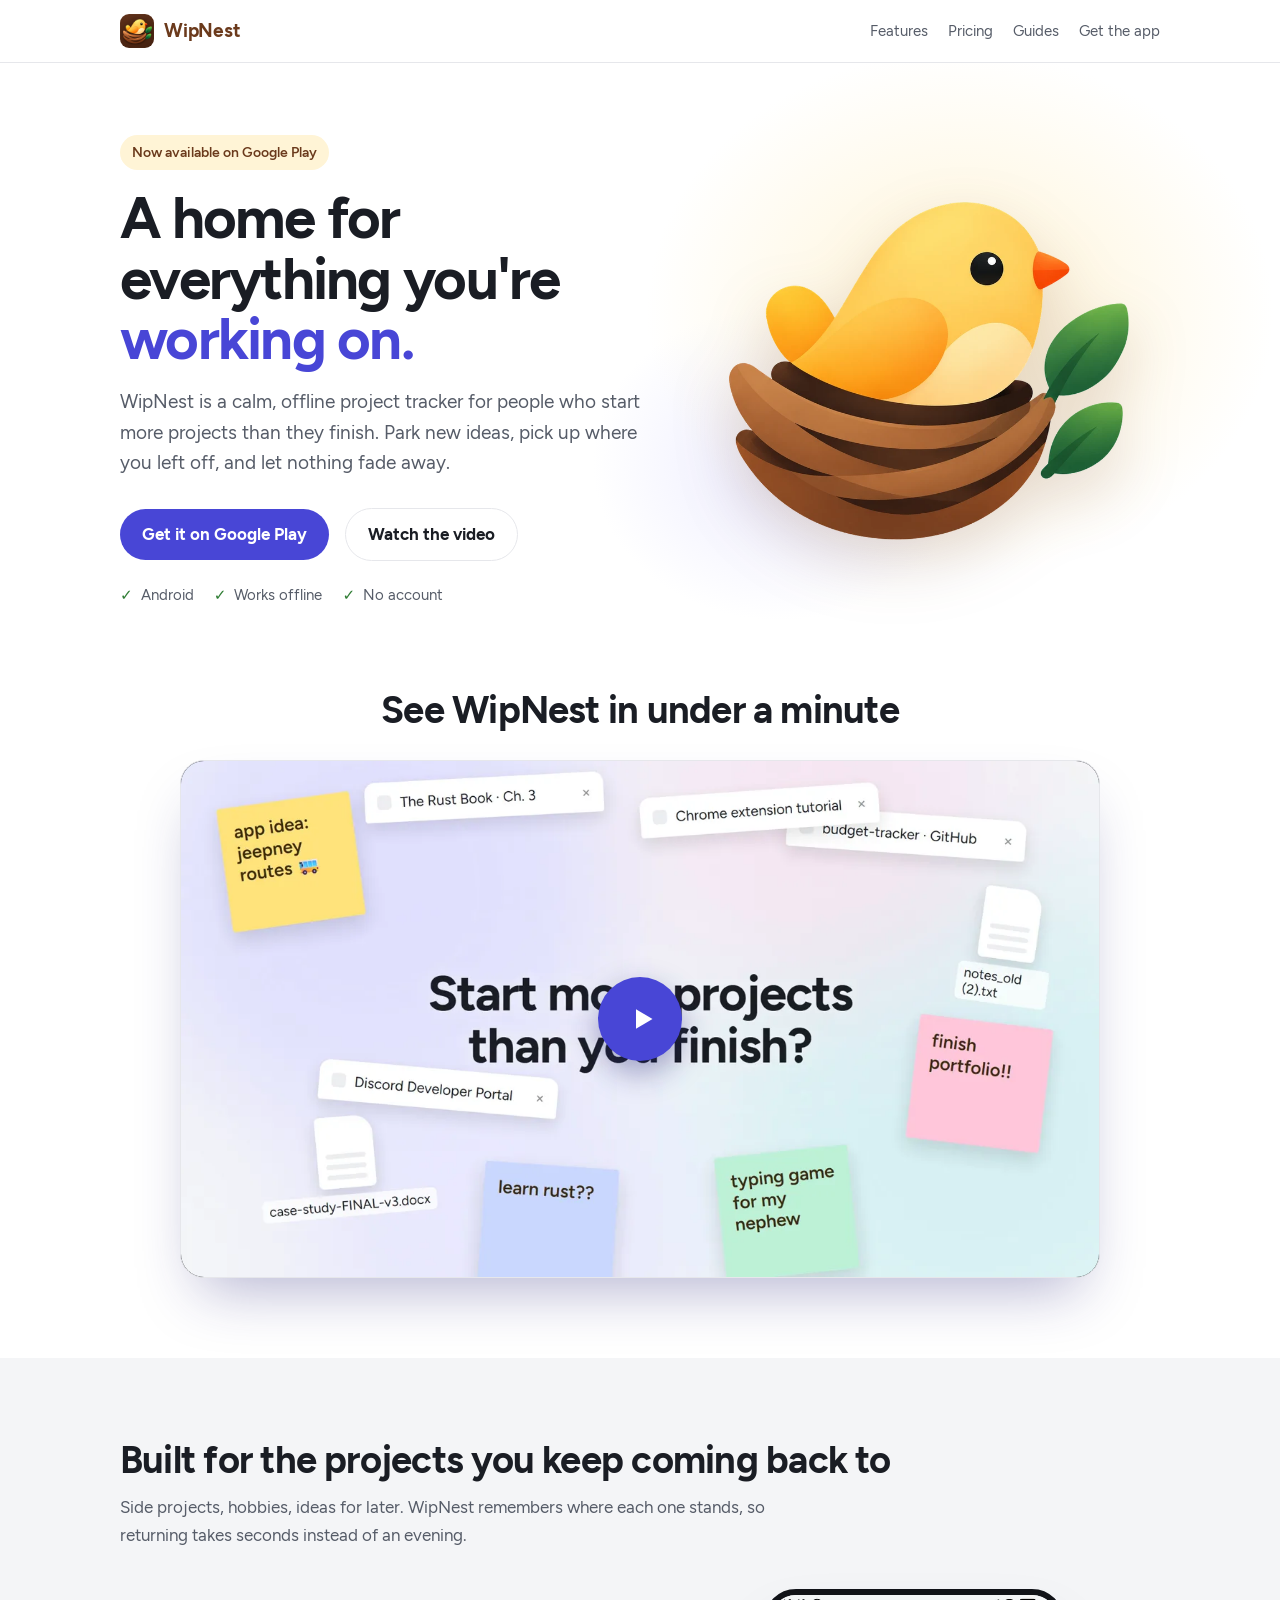
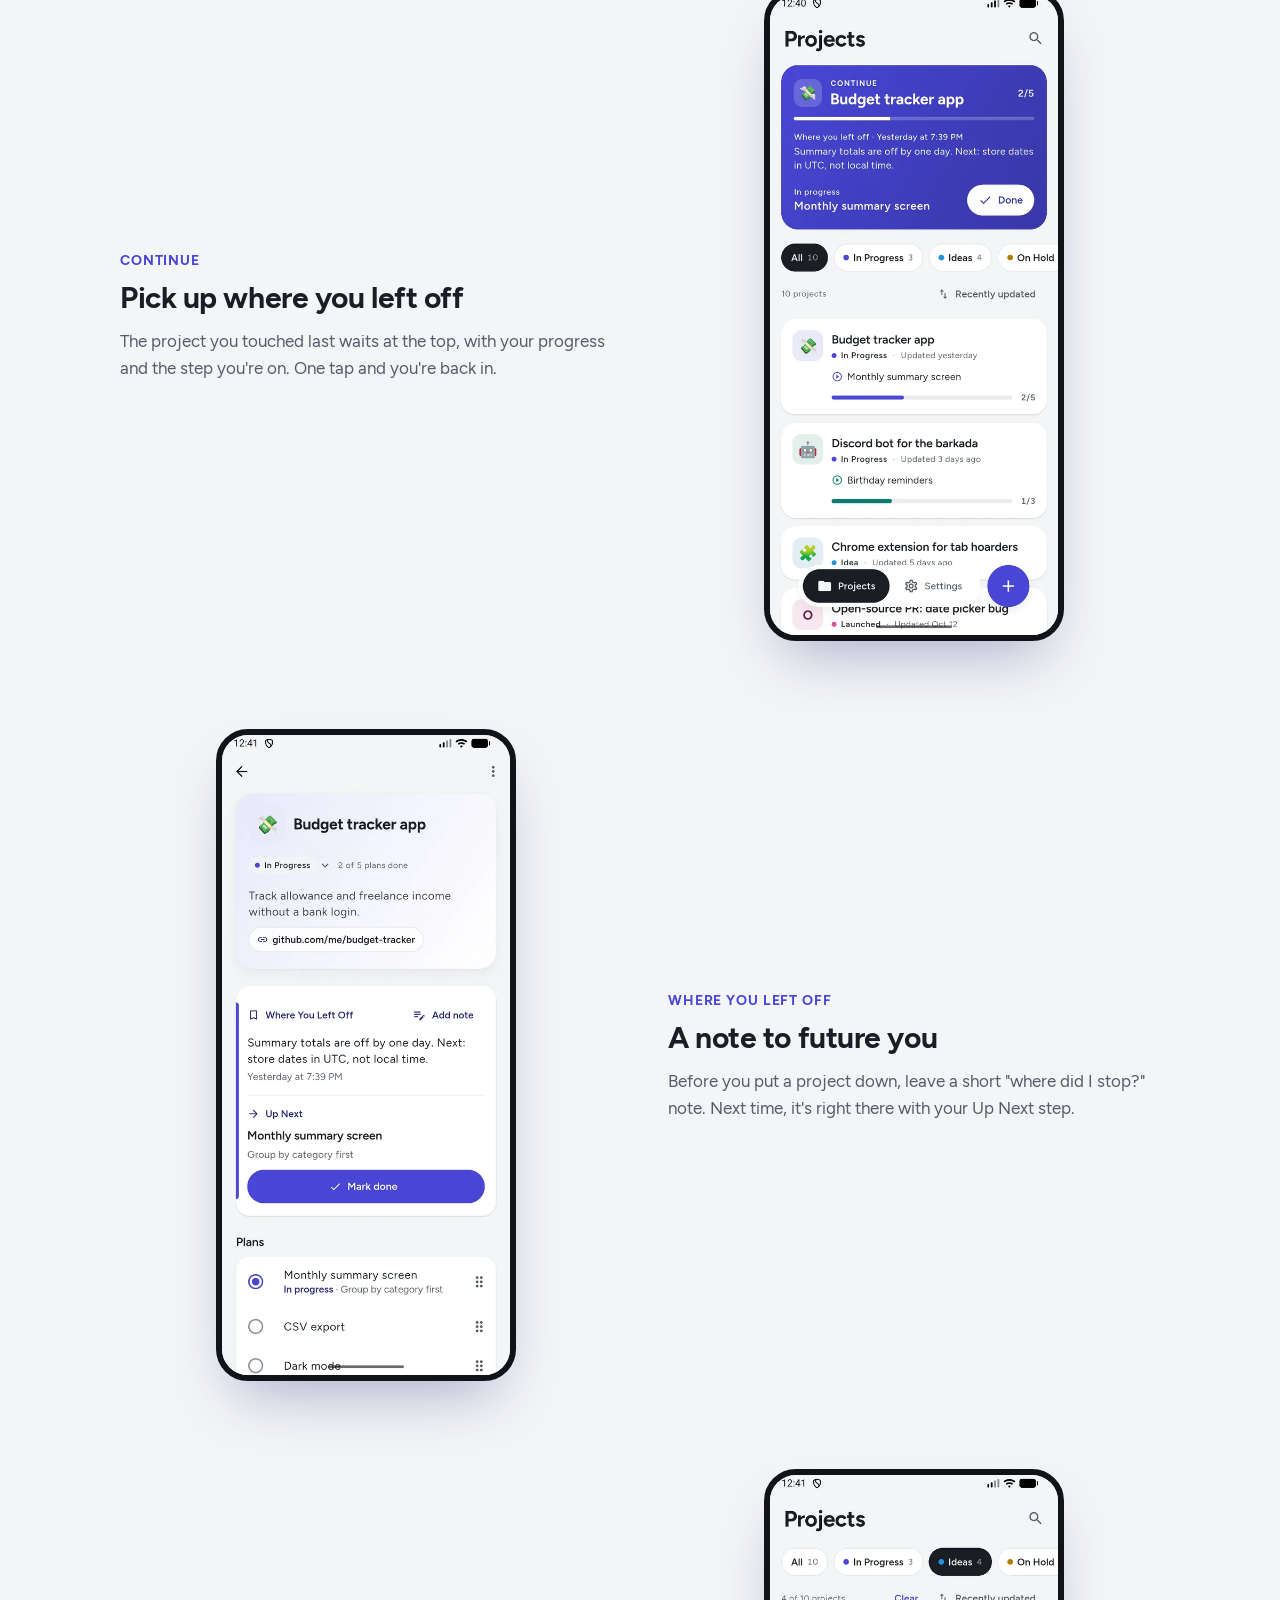
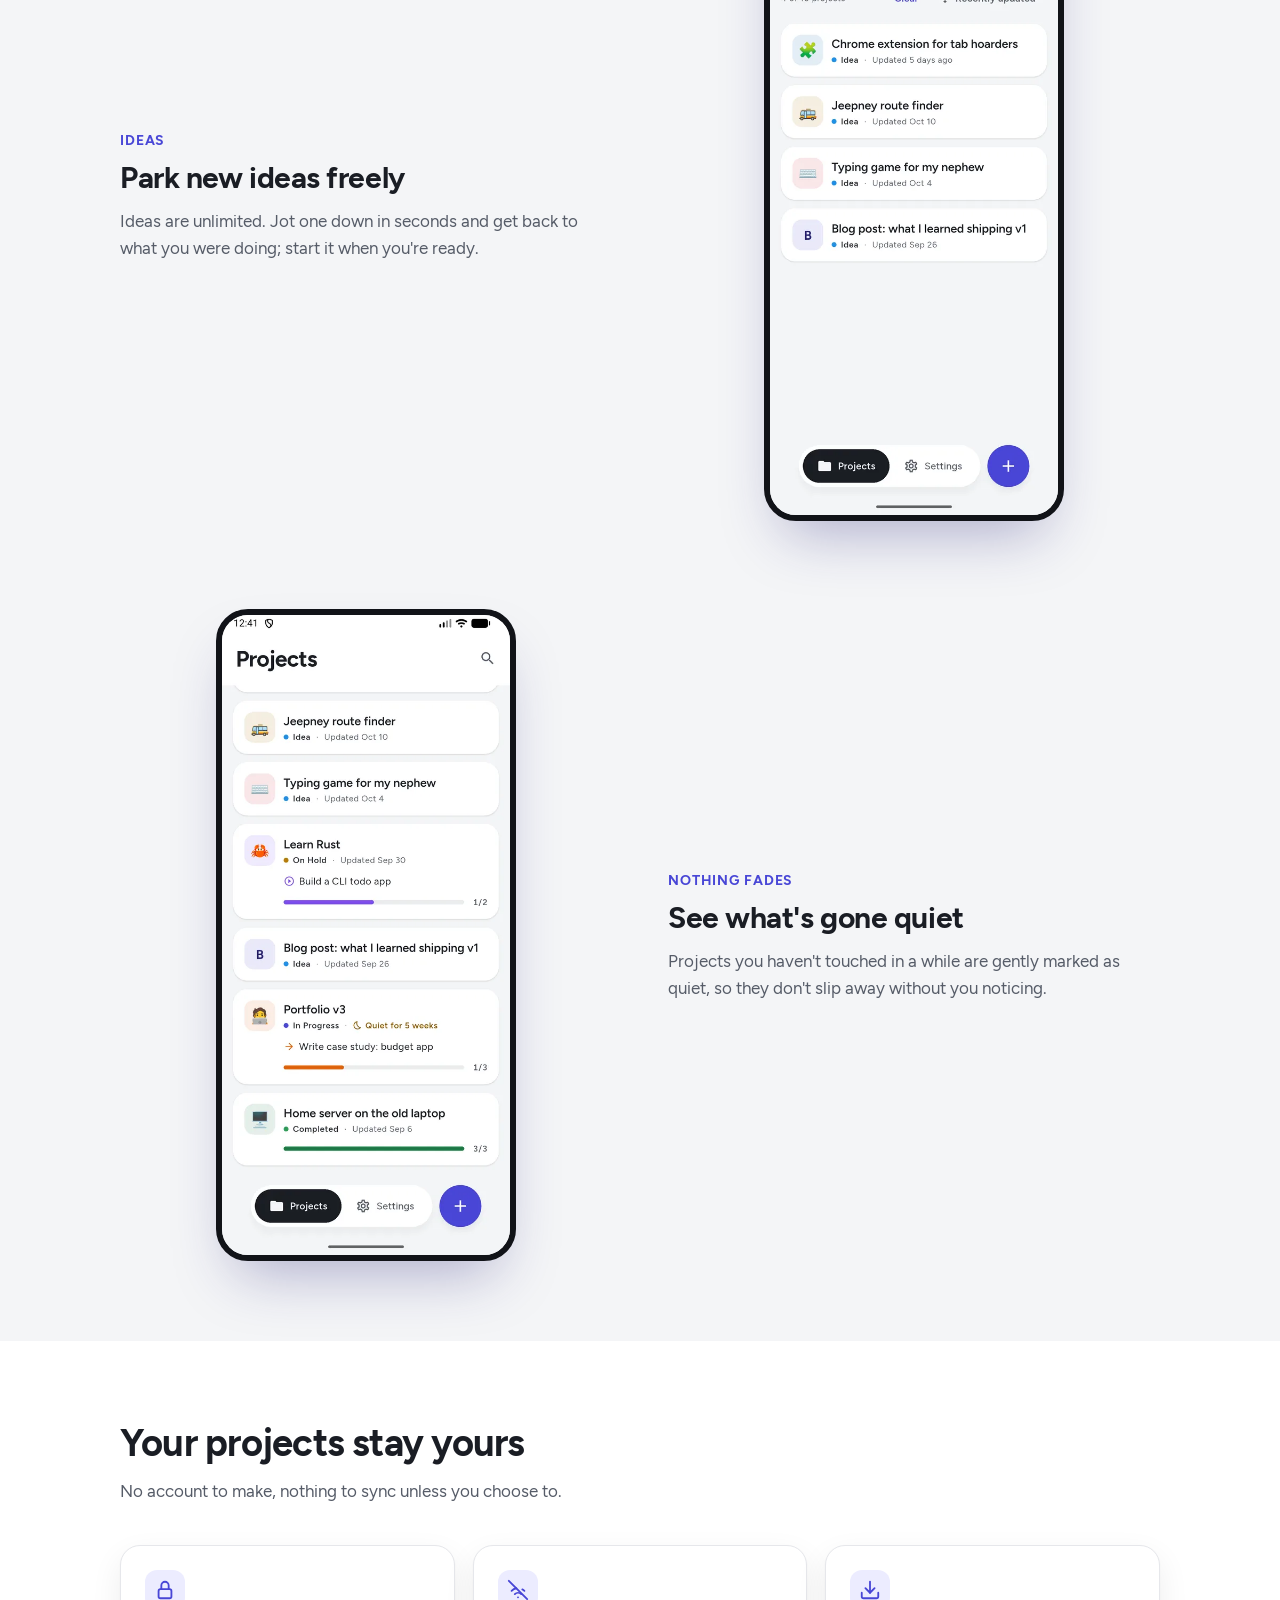
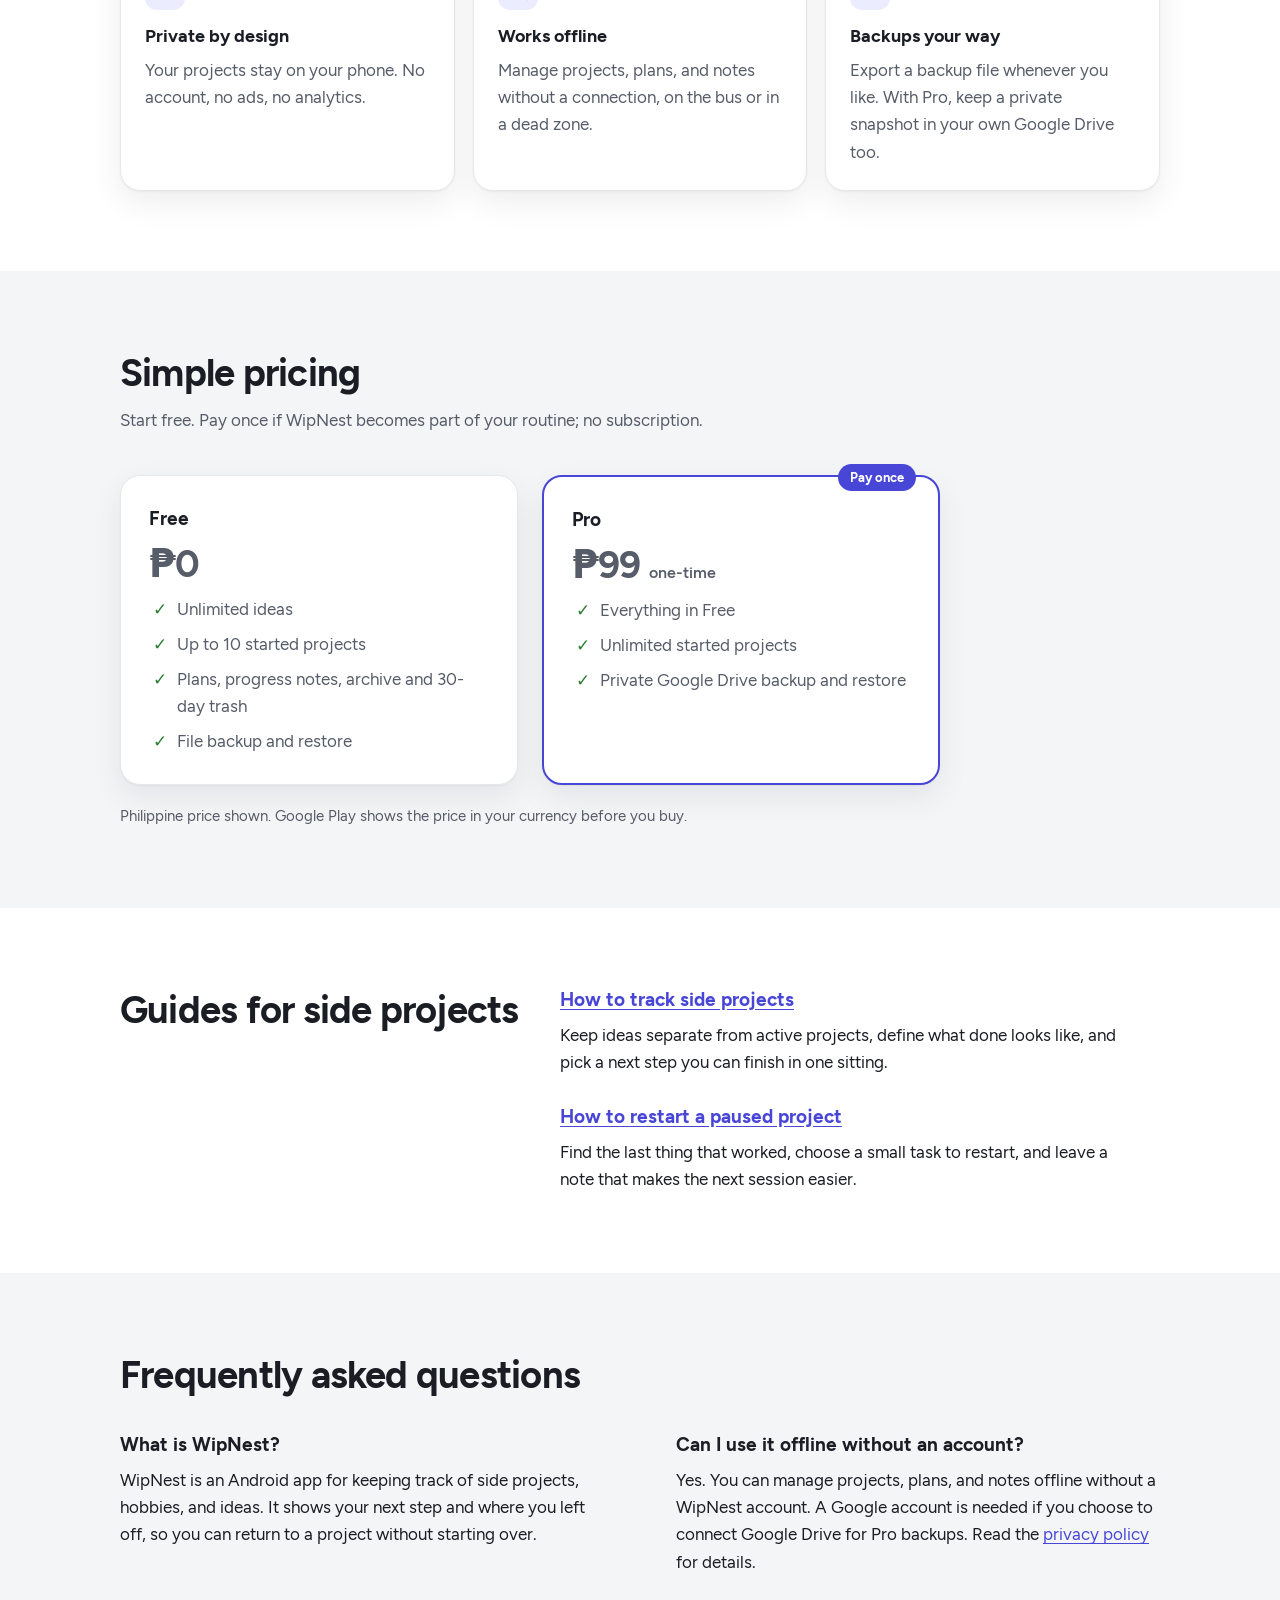
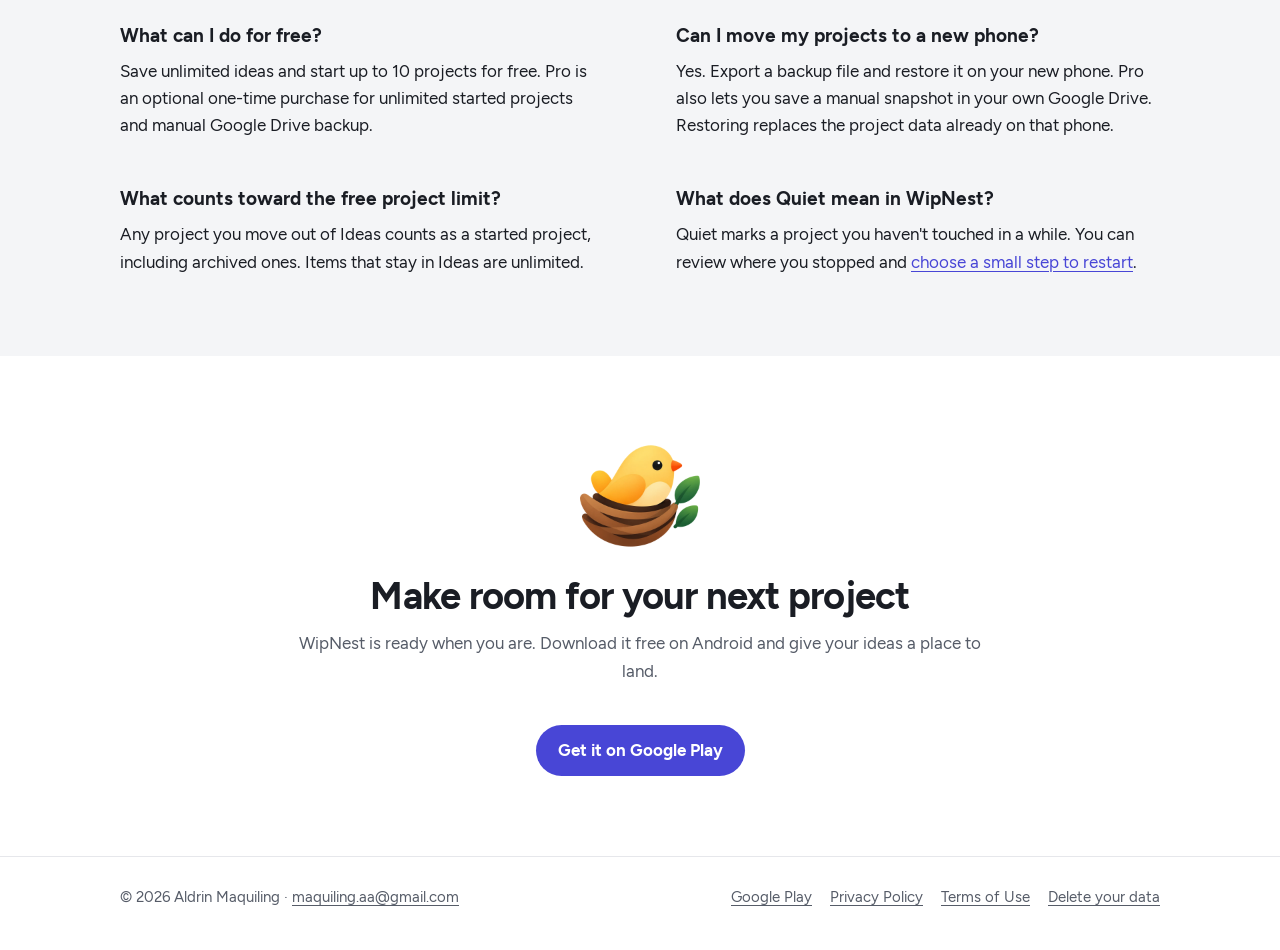
<file: index.html>
<!doctype html>
<html lang="en">
<head>
<meta charset="utf-8">
<meta name="viewport" content="width=device-width, initial-scale=1">
<title>WipNest — Offline Side Project Tracker for Android</title>
<meta name="description" content="WipNest is a free, offline side project tracker for Android. Save ideas, plan next steps, and pick up where you left off. No account or subscription required.">
<meta name="theme-color" content="#ffffff" media="(prefers-color-scheme: light)">
<meta name="theme-color" content="#0e0f12" media="(prefers-color-scheme: dark)">
<link rel="canonical" href="https://wipnest.builtbyaldrin.online/">
<meta property="og:type" content="website">
<meta property="og:title" content="WipNest — Offline Side Project Tracker for Android">
<meta property="og:description" content="Save ideas, plan next steps, and pick up where you left off. A calm Android project tracker that works offline, with no account required.">
<meta property="og:image" content="https://wipnest.builtbyaldrin.online/assets/og.jpg">
<meta property="og:image:width" content="1200">
<meta property="og:image:height" content="630">
<meta property="og:site_name" content="WipNest">
<meta property="og:image:alt" content="The WipNest bird in its nest beside the words &quot;A home for everything you're working on.&quot;">
<meta property="og:url" content="https://wipnest.builtbyaldrin.online/">
<meta name="twitter:card" content="summary_large_image">
<link rel="icon" href="assets/favicon.png">
<link rel="apple-touch-icon" href="assets/apple-touch-icon.png">
<link rel="preload" href="fonts/Figtree-Bold.ttf" as="font" type="font/ttf" crossorigin>
<link rel="stylesheet" href="style.css">
<script>document.documentElement.classList.add('js')</script>
<script type="application/ld+json">
{
  "@context": "https://schema.org",
  "@graph": [
    {
      "@type": "WebSite",
      "@id": "https://wipnest.builtbyaldrin.online/#website",
      "name": "WipNest",
      "url": "https://wipnest.builtbyaldrin.online/",
      "description": "Official website for WipNest, an offline side project tracker for Android."
    },
    {
      "@type": "WebPage",
      "@id": "https://wipnest.builtbyaldrin.online/#webpage",
      "url": "https://wipnest.builtbyaldrin.online/",
      "name": "WipNest — Offline Side Project Tracker for Android",
      "description": "Save ideas, plan next steps, and pick up where you left off with WipNest.",
      "isPartOf": { "@id": "https://wipnest.builtbyaldrin.online/#website" },
      "mainEntity": { "@id": "https://wipnest.builtbyaldrin.online/#app" }
    },
    {
      "@type": "MobileApplication",
      "@id": "https://wipnest.builtbyaldrin.online/#app",
      "name": "WipNest: Side Project Tracker",
      "alternateName": "WipNest",
      "description": "A free, offline Android app for tracking side projects. Save unlimited ideas, plan your next steps, and pick up where you left off. Pro is an optional one-time upgrade.",
      "url": "https://wipnest.builtbyaldrin.online/",
      "sameAs": "https://play.google.com/store/apps/details?id=com.aldrinmaquiling.wipnest",
      "installUrl": "https://play.google.com/store/apps/details?id=com.aldrinmaquiling.wipnest",
      "image": "https://wipnest.builtbyaldrin.online/assets/og.jpg",
      "operatingSystem": "Android",
      "applicationCategory": "UtilitiesApplication",
      "offers": { "@type": "Offer", "price": "0", "priceCurrency": "PHP", "url": "https://play.google.com/store/apps/details?id=com.aldrinmaquiling.wipnest" },
      "author": { "@type": "Person", "name": "Aldrin Maquiling" }
    }
  ]
}
</script>
</head>
<body>
<header class="site-head">
  <div class="wrap top">
    <a class="logo" href="./"><img src="assets/icon-192.png" alt="" width="34" height="34">WipNest</a>
    <nav class="home-nav" aria-label="Site"><a href="#features">Features</a><a href="#pricing">Pricing</a><a href="#guides">Guides</a><a href="https://play.google.com/store/apps/details?id=com.aldrinmaquiling.wipnest">Get the app</a></nav>
  </div>
</header>

<main>
  <section class="hero" aria-labelledby="hero-title">
    <div class="wrap hero-body">
      <div>
        <p class="eyebrow">Now available on Google Play</p>
        <h1 id="hero-title">A home for everything you're <em>working on.</em></h1>
        <p class="lead">WipNest is a calm, offline project tracker for people who start more projects than they finish. Park new ideas, pick up where you left off, and let nothing fade away.</p>
        <div class="cta">
          <a class="btn" href="https://play.google.com/store/apps/details?id=com.aldrinmaquiling.wipnest">Get it on Google Play</a>
          <a class="btn ghost" href="#video">Watch the video</a>
        </div>
        <ul class="facts"><li>Android</li><li>Works offline</li><li>No account</li></ul>
      </div>
      <div class="hero-art"><img src="assets/bird.webp" alt="The WipNest bird sitting in its nest" width="720" height="720" fetchpriority="high"></div>
    </div>
  </section>

  <section id="video" class="video" aria-labelledby="video-title">
    <div class="wrap">
      <h2 id="video-title">See WipNest in under a minute</h2>
      <div class="player">
        <video controls playsinline preload="none" poster="assets/launch-poster.webp" width="1280" height="720">
          <source src="assets/launch.mp4" type="video/mp4">
          <a href="assets/launch.mp4">Watch the WipNest launch video</a>
        </video>
        <button class="play" type="button" aria-label="Play the WipNest video"><svg viewBox="0 0 24 24" aria-hidden="true"><path d="M8 5.5v13l11-6.5z" fill="currentColor"/></svg></button>
      </div>
    </div>
  </section>

  <section id="features" class="alt" aria-labelledby="features-title">
    <div class="wrap">
      <h2 id="features-title">Built for the projects you keep coming back to</h2>
      <p class="sub">Side projects, hobbies, ideas for later. WipNest remembers where each one stands, so returning takes seconds instead of an evening.</p>

      <div class="feature">
        <div>
          <p class="kicker">Continue</p>
          <h3>Pick up where you left off</h3>
          <p>The project you touched last waits at the top, with your progress and the step you're on. One tap and you're back in.</p>
        </div>
        <div class="shot"><img src="assets/shot-home.webp" alt="WipNest home screen with a Continue card for a budget tracker app, showing 2 of 5 plans done and the current step" width="540" height="1200" loading="lazy"></div>
      </div>

      <div class="feature">
        <div>
          <p class="kicker">Where you left off</p>
          <h3>A note to future you</h3>
          <p>Before you put a project down, leave a short "where did I stop?" note. Next time, it's right there with your Up Next step.</p>
        </div>
        <div class="shot"><img src="assets/shot-detail.webp" alt="Project screen showing a Where You Left Off note and an Up Next step with a Mark done button" width="540" height="1200" loading="lazy"></div>
      </div>

      <div class="feature">
        <div>
          <p class="kicker">Ideas</p>
          <h3>Park new ideas freely</h3>
          <p>Ideas are unlimited. Jot one down in seconds and get back to what you were doing; start it when you're ready.</p>
        </div>
        <div class="shot"><img src="assets/shot-ideas.webp" alt="Projects list filtered to four ideas, including a jeepney route finder and a typing game" width="540" height="1200" loading="lazy"></div>
      </div>

      <div class="feature">
        <div>
          <p class="kicker">Nothing fades</p>
          <h3>See what's gone quiet</h3>
          <p>Projects you haven't touched in a while are gently marked as quiet, so they don't slip away without you noticing.</p>
        </div>
        <div class="shot"><img src="assets/shot-quiet.webp" alt="Projects list where Portfolio v3 is marked Quiet for 5 weeks" width="540" height="1200" loading="lazy"></div>
      </div>
    </div>
  </section>

  <section aria-labelledby="trust-title">
    <div class="wrap">
      <h2 id="trust-title">Your projects stay yours</h2>
      <p class="sub">No account to make, nothing to sync unless you choose to.</p>
      <div class="grid">
        <div class="card">
          <div class="dot" aria-hidden="true"><svg viewBox="0 0 24 24" fill="none" stroke="currentColor" stroke-width="2" stroke-linecap="round" stroke-linejoin="round"><rect x="5" y="11" width="14" height="10" rx="2"/><path d="M8 11V7a4 4 0 0 1 8 0v4"/></svg></div>
          <h3>Private by design</h3>
          <p>Your projects stay on your phone. No account, no ads, no analytics.</p>
        </div>
        <div class="card">
          <div class="dot" aria-hidden="true"><svg viewBox="0 0 24 24" fill="none" stroke="currentColor" stroke-width="2" stroke-linecap="round" stroke-linejoin="round"><path d="M2 2l20 20"/><path d="M8.5 16.5a5 5 0 0 1 7 0"/><path d="M5 12.9a10 10 0 0 1 5.2-2.8"/><path d="M19 12.9a10 10 0 0 0-2.3-1.6"/><path d="M12 20h.01"/></svg></div>
          <h3>Works offline</h3>
          <p>Manage projects, plans, and notes without a connection, on the bus or in a dead zone.</p>
        </div>
        <div class="card">
          <div class="dot" aria-hidden="true"><svg viewBox="0 0 24 24" fill="none" stroke="currentColor" stroke-width="2" stroke-linecap="round" stroke-linejoin="round"><path d="M21 15v4a2 2 0 0 1-2 2H5a2 2 0 0 1-2-2v-4"/><path d="M7 10l5 5 5-5"/><path d="M12 15V3"/></svg></div>
          <h3>Backups your way</h3>
          <p>Export a backup file whenever you like. With Pro, keep a private snapshot in your own Google Drive too.</p>
        </div>
      </div>
    </div>
  </section>

  <section id="pricing" class="alt" aria-labelledby="pricing-title">
    <div class="wrap">
      <h2 id="pricing-title">Simple pricing</h2>
      <p class="sub">Start free. Pay once if WipNest becomes part of your routine; no subscription.</p>
      <div class="plans">
        <div class="card plan">
          <h3>Free</h3>
          <p class="price">₱0</p>
          <ul>
            <li>Unlimited ideas</li>
            <li>Up to 10 started projects</li>
            <li>Plans, progress notes, archive and 30-day trash</li>
            <li>File backup and restore</li>
          </ul>
        </div>
        <div class="card plan pro">
          <span class="tag">Pay once</span>
          <h3>Pro</h3>
          <p class="price">₱99 <small>one-time</small></p>
          <ul>
            <li>Everything in Free</li>
            <li>Unlimited started projects</li>
            <li>Private Google Drive backup and restore</li>
          </ul>
        </div>
      </div>
      <p class="fine">Philippine price shown. Google Play shows the price in your currency before you buy.</p>
    </div>
  </section>

  <section id="guides" aria-labelledby="guides-title">
    <div class="wrap guides-intro">
      <h2 id="guides-title">Guides for side projects</h2>
      <ul class="guide-list">
        <li>
          <h3><a href="guides/track-side-projects.html">How to track side projects</a></h3>
          <p>Keep ideas separate from active projects, define what done looks like, and pick a next step you can finish in one sitting.</p>
        </li>
        <li>
          <h3><a href="guides/restart-a-paused-project.html">How to restart a paused project</a></h3>
          <p>Find the last thing that worked, choose a small task to restart, and leave a note that makes the next session easier.</p>
        </li>
      </ul>
    </div>
  </section>

  <section id="questions" class="alt" aria-labelledby="questions-title">
    <div class="wrap">
      <h2 id="questions-title">Frequently asked questions</h2>
      <div class="question-list">
        <div>
          <h3>What is WipNest?</h3>
          <p>WipNest is an Android app for keeping track of side projects, hobbies, and ideas. It shows your next step and where you left off, so you can return to a project without starting over.</p>
        </div>
        <div>
          <h3>Can I use it offline without an account?</h3>
          <p>Yes. You can manage projects, plans, and notes offline without a WipNest account. A Google account is needed if you choose to connect Google Drive for Pro backups. Read the <a href="privacy.html">privacy policy</a> for details.</p>
        </div>
        <div>
          <h3>What can I do for free?</h3>
          <p>Save unlimited ideas and start up to 10 projects for free. Pro is an optional one-time purchase for unlimited started projects and manual Google Drive backup.</p>
        </div>
        <div>
          <h3>Can I move my projects to a new phone?</h3>
          <p>Yes. Export a backup file and restore it on your new phone. Pro also lets you save a manual snapshot in your own Google Drive. Restoring replaces the project data already on that phone.</p>
        </div>
        <div>
          <h3>What counts toward the free project limit?</h3>
          <p>Any project you move out of Ideas counts as a started project, including archived ones. Items that stay in Ideas are unlimited.</p>
        </div>
        <div>
          <h3>What does Quiet mean in WipNest?</h3>
          <p>Quiet marks a project you haven't touched in a while. You can review where you stopped and <a href="guides/restart-a-paused-project.html">choose a small step to restart</a>.</p>
        </div>
      </div>
    </div>
  </section>

  <section class="closing" aria-labelledby="closing-title">
    <div class="wrap">
      <img src="assets/bird.webp" alt="" width="720" height="720" loading="lazy">
      <h2 id="closing-title">Make room for your next project</h2>
      <p class="sub">WipNest is ready when you are. Download it free on Android and give your ideas a place to land.</p>
      <div class="cta">
        <a class="btn" href="https://play.google.com/store/apps/details?id=com.aldrinmaquiling.wipnest">Get it on Google Play</a>
      </div>
    </div>
  </section>
</main>

<footer>
  <div class="wrap">
    <span>© 2026 Aldrin Maquiling · <a href="mailto:maquiling.aa@gmail.com">maquiling.aa@gmail.com</a></span>
    <nav aria-label="Legal"><a href="https://play.google.com/store/apps/details?id=com.aldrinmaquiling.wipnest">Google Play</a><a href="privacy.html">Privacy Policy</a><a href="terms.html">Terms of Use</a><a href="delete-data.html">Delete your data</a></nav>
  </div>
</footer>
<script>
// Reveal sections as they scroll into view; cards in a row follow one another.
(() => {
  const head = document.querySelector('.site-head');
  const onScroll = () => head.classList.toggle('scrolled', scrollY > 8);
  addEventListener('scroll', onScroll, { passive: true }); onScroll();

  const player = document.querySelector('.player'), video = player.querySelector('video');
  video.controls = false; // the big play button stands in until playback starts
  player.querySelector('.play').addEventListener('click', () => video.play());
  video.addEventListener('play', () => { player.classList.add('started'); video.controls = true; });

  // Anything that has reached the lower part of the screen, or was scrolled past quickly, is shown.
  let pending = [...document.querySelectorAll('main section:not(.hero) :is(h2, .sub, .player, .feature > div, .card, .fine, .question-list > div, .closing img, .closing .cta)')];
  for (const el of pending) {
    if (el.matches('.card')) el.style.setProperty('--d', [...el.parentElement.children].indexOf(el) * 0.1 + 's');
    if (el.matches('.feature > .shot')) el.style.setProperty('--d', '0.12s');
  }
  let ticking = false;
  const reveal = () => {
    ticking = false;
    const line = innerHeight * 0.92;
    pending = pending.filter(el => el.getBoundingClientRect().top < line ? (el.classList.add('in'), false) : true);
    if (!pending.length) removeEventListener('scroll', queue);
  };
  const queue = () => { if (!ticking) { ticking = true; requestAnimationFrame(reveal); } };
  addEventListener('scroll', queue, { passive: true });
  addEventListener('resize', queue);
  reveal();
})();
</script>
</body>
</html>
</file>
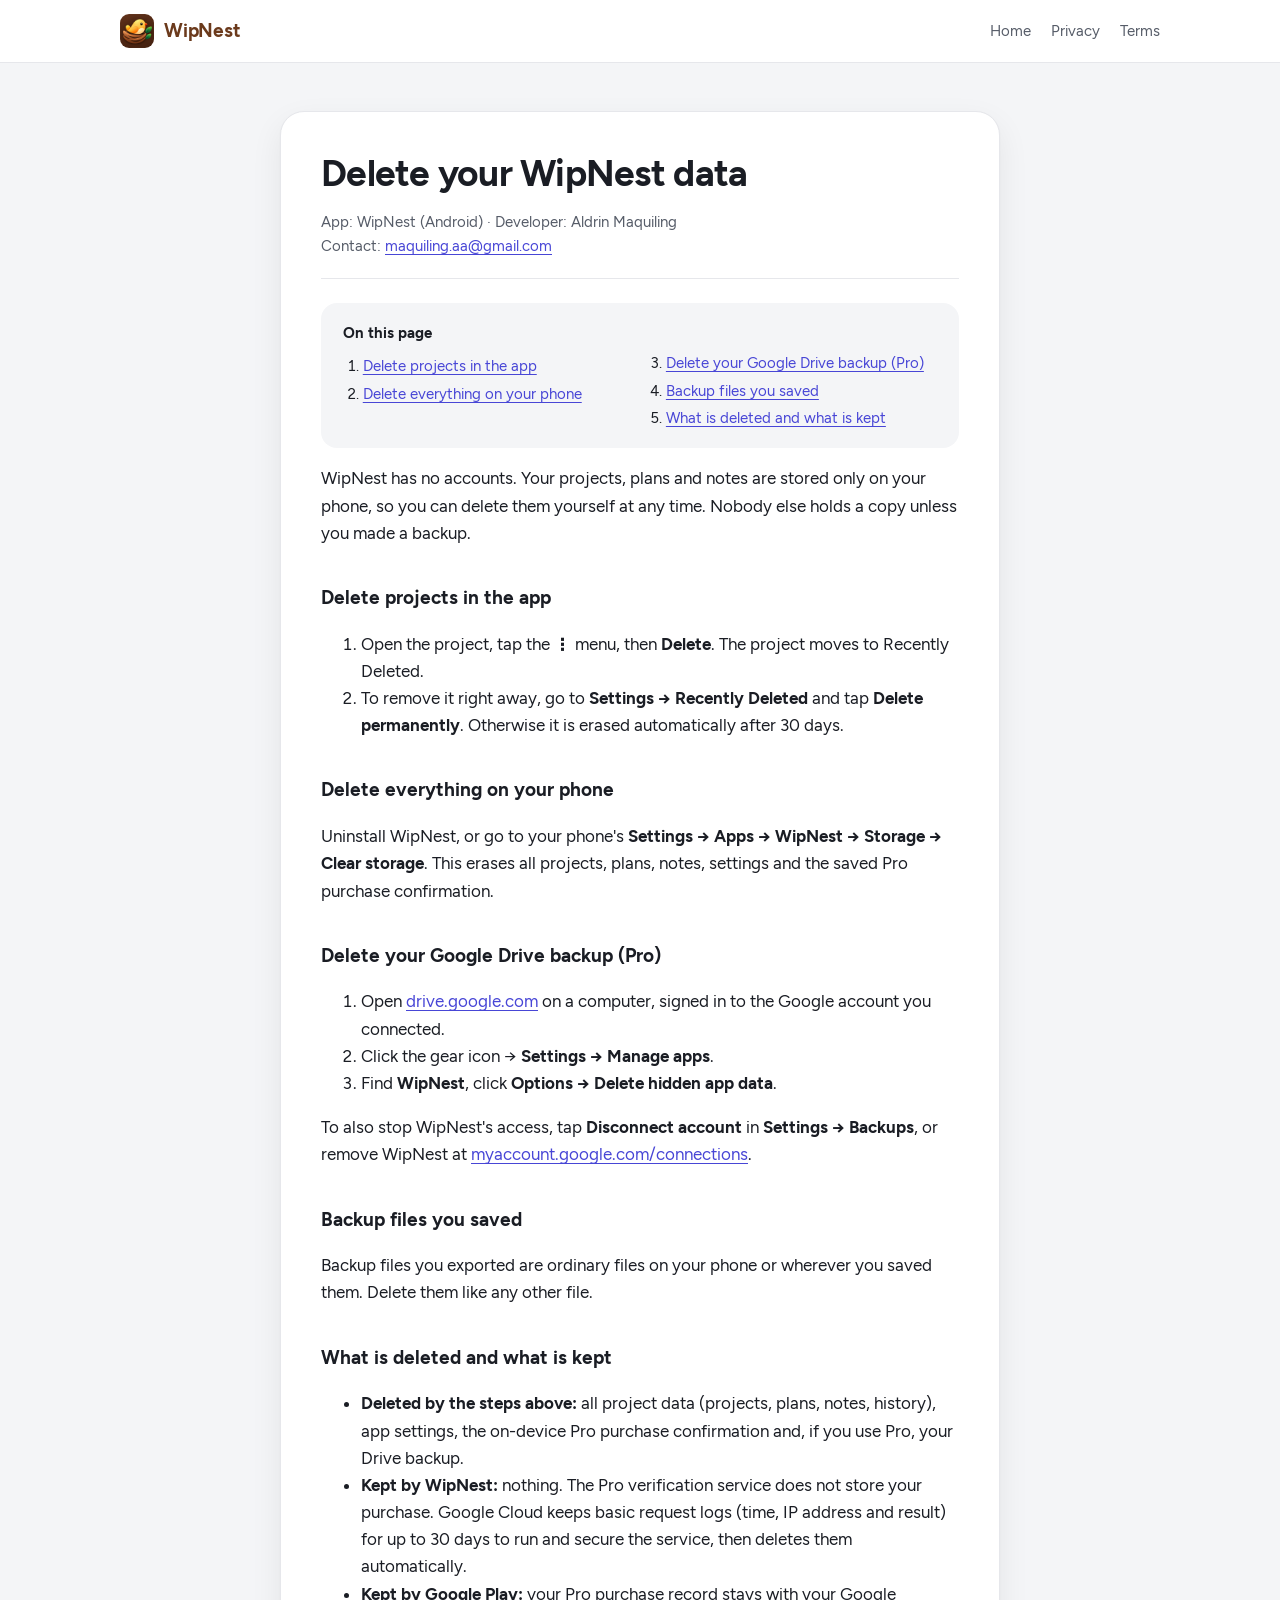
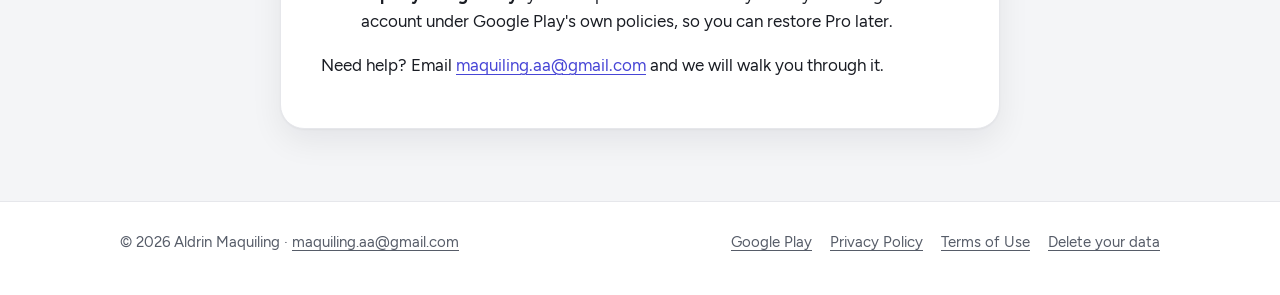
<file: delete-data.html>
<!doctype html>
<html lang="en">
<head>
<meta charset="utf-8">
<meta name="viewport" content="width=device-width, initial-scale=1">
<title>Delete your WipNest data</title>
<meta name="description" content="How to delete your WipNest data: projects on your phone, your Google Drive backup and exported files. WipNest has no accounts and keeps no copy.">
<link rel="canonical" href="https://wipnest.builtbyaldrin.online/delete-data.html">
<meta property="og:type" content="website">
<meta property="og:site_name" content="WipNest">
<meta property="og:title" content="Delete your WipNest data">
<meta property="og:description" content="How to delete your WipNest data: projects on your phone, your Google Drive backup and exported files. WipNest has no accounts and keeps no copy.">
<meta property="og:image" content="https://wipnest.builtbyaldrin.online/assets/og.jpg">
<meta property="og:image:width" content="1200">
<meta property="og:image:height" content="630">
<meta property="og:image:alt" content="The WipNest bird in its nest beside the words &quot;A home for everything you're working on.&quot;">
<meta property="og:url" content="https://wipnest.builtbyaldrin.online/delete-data.html">
<meta name="twitter:card" content="summary_large_image">
<meta name="theme-color" content="#ffffff" media="(prefers-color-scheme: light)">
<meta name="theme-color" content="#0e0f12" media="(prefers-color-scheme: dark)">
<link rel="icon" href="assets/favicon.png">
<link rel="apple-touch-icon" href="assets/apple-touch-icon.png">
<link rel="stylesheet" href="style.css">
</head>
<body>
<header class="site-head">
  <div class="wrap top">
    <a class="logo" href="./"><img src="assets/icon-192.png" alt="" width="34" height="34">WipNest</a>
    <nav aria-label="Site"><a href="./">Home</a><a href="privacy.html">Privacy</a><a href="terms.html">Terms</a></nav>
  </div>
</header>
<main class="legal"><div class="wrap">
<article class="doc">
<h1>Delete your WipNest data</h1>
<p class="meta">App: WipNest (Android) · Developer: Aldrin Maquiling<br>
Contact: <a href="mailto:maquiling.aa@gmail.com">maquiling.aa@gmail.com</a></p>

<nav class="toc" aria-label="On this page"><strong>On this page</strong><ol><li><a href="#delete-projects-in-the-app">Delete projects in the app</a></li><li><a href="#delete-everything-on-your-phone">Delete everything on your phone</a></li><li><a href="#delete-your-google-drive-backup-pro">Delete your Google Drive backup (Pro)</a></li><li><a href="#backup-files-you-saved">Backup files you saved</a></li><li><a href="#what-is-deleted-and-what-is-kept">What is deleted and what is kept</a></li></ol></nav>

<p>WipNest has no accounts. Your projects, plans and notes are stored only on your phone, so you can delete them yourself at any time. Nobody else holds a copy unless you made a backup.</p>

<h2 id="delete-projects-in-the-app">Delete projects in the app</h2>
<ol>
<li>Open the project, tap the <strong>⋮</strong> menu, then <strong>Delete</strong>. The project moves to Recently Deleted.</li>
<li>To remove it right away, go to <strong>Settings → Recently Deleted</strong> and tap <strong>Delete permanently</strong>. Otherwise it is erased automatically after 30 days.</li>
</ol>

<h2 id="delete-everything-on-your-phone">Delete everything on your phone</h2>
<p>Uninstall WipNest, or go to your phone's <strong>Settings → Apps → WipNest → Storage → Clear storage</strong>. This erases all projects, plans, notes, settings and the saved Pro purchase confirmation.</p>

<h2 id="delete-your-google-drive-backup-pro">Delete your Google Drive backup (Pro)</h2>
<ol>
<li>Open <a href="https://drive.google.com/">drive.google.com</a> on a computer, signed in to the Google account you connected.</li>
<li>Click the gear icon → <strong>Settings → Manage apps</strong>.</li>
<li>Find <strong>WipNest</strong>, click <strong>Options → Delete hidden app data</strong>.</li>
</ol>
<p>To also stop WipNest's access, tap <strong>Disconnect account</strong> in <strong>Settings → Backups</strong>, or remove WipNest at <a href="https://myaccount.google.com/connections">myaccount.google.com/connections</a>.</p>

<h2 id="backup-files-you-saved">Backup files you saved</h2>
<p>Backup files you exported are ordinary files on your phone or wherever you saved them. Delete them like any other file.</p>

<h2 id="what-is-deleted-and-what-is-kept">What is deleted and what is kept</h2>
<ul>
<li><strong>Deleted by the steps above:</strong> all project data (projects, plans, notes, history), app settings, the on-device Pro purchase confirmation and, if you use Pro, your Drive backup.</li>
<li><strong>Kept by WipNest:</strong> nothing. The Pro verification service does not store your purchase. Google Cloud keeps basic request logs (time, IP address and result) for up to 30 days to run and secure the service, then deletes them automatically.</li>
<li><strong>Kept by Google Play:</strong> your Pro purchase record stays with your Google account under Google Play's own policies, so you can restore Pro later.</li>
</ul>

<p>Need help? Email <a href="mailto:maquiling.aa@gmail.com">maquiling.aa@gmail.com</a> and we will walk you through it.</p>
</article>
</div></main>
<footer>
  <div class="wrap">
    <span>© 2026 Aldrin Maquiling · <a href="mailto:maquiling.aa@gmail.com">maquiling.aa@gmail.com</a></span>
    <nav aria-label="Legal"><a href="https://play.google.com/store/apps/details?id=com.aldrinmaquiling.wipnest">Google Play</a><a href="privacy.html">Privacy Policy</a><a href="terms.html">Terms of Use</a><a href="delete-data.html">Delete your data</a></nav>
  </div>
</footer>
</body>
</html>
</file>
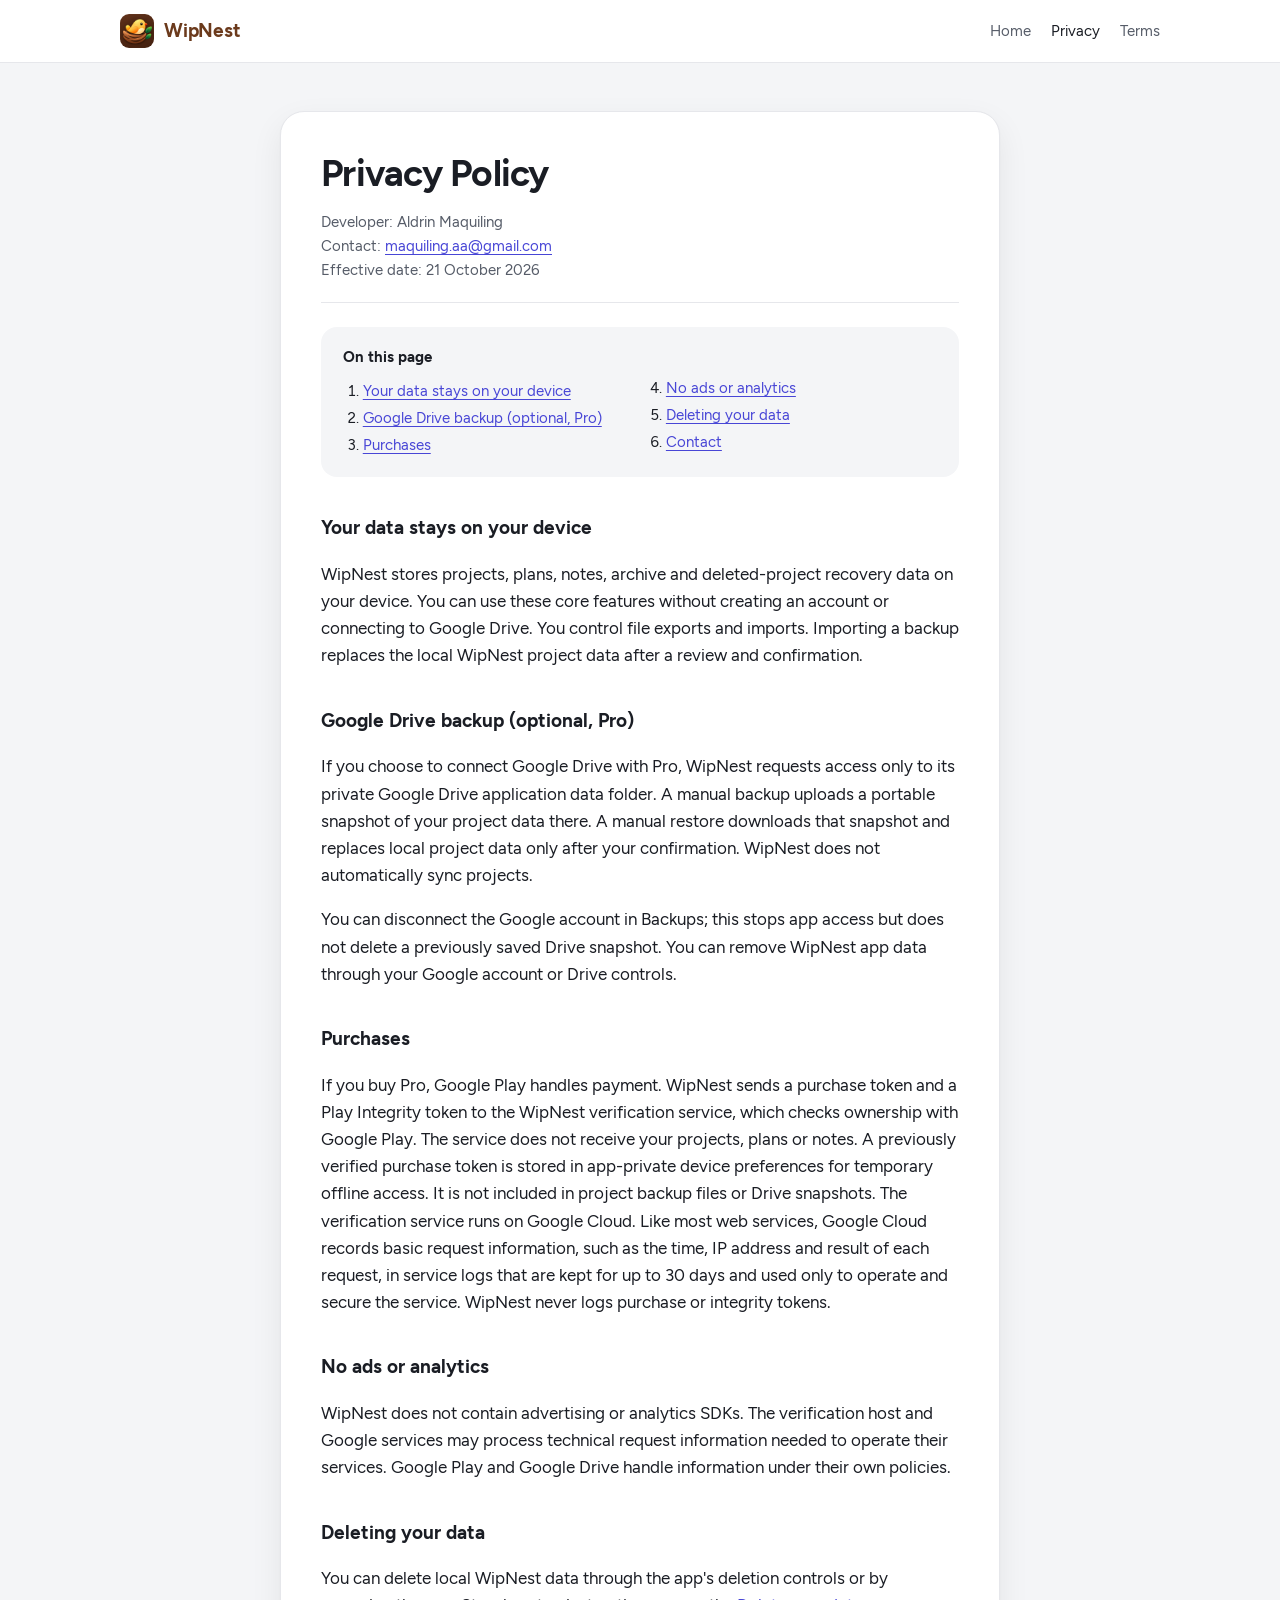
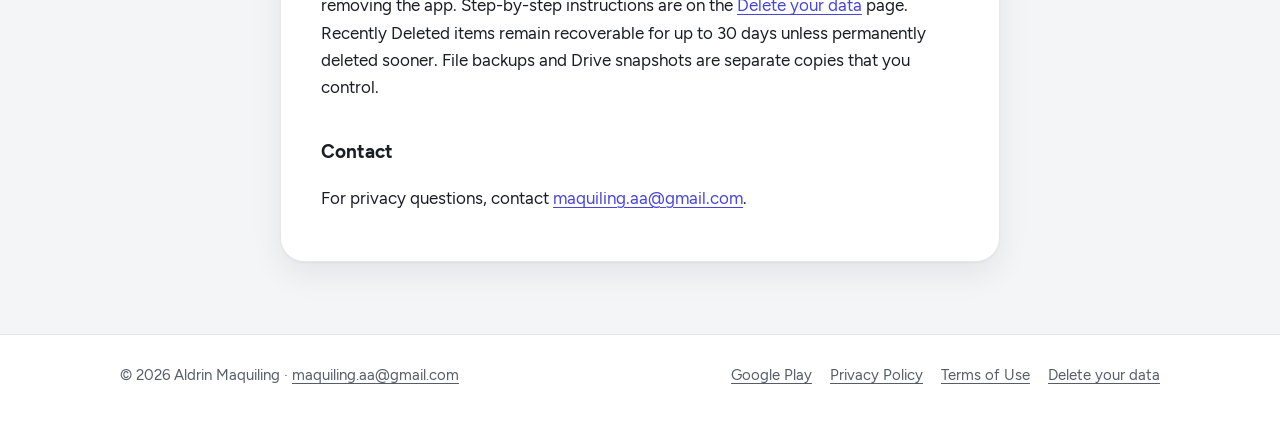
<file: privacy.html>
<!doctype html>
<html lang="en">
<head>
<meta charset="utf-8">
<meta name="viewport" content="width=device-width, initial-scale=1">
<title>WipNest Privacy Policy</title>
<meta name="description" content="How WipNest handles your data: projects stay on your phone, Google Drive backup is optional with Pro, and there are no ads or analytics.">
<link rel="canonical" href="https://wipnest.builtbyaldrin.online/privacy.html">
<meta property="og:type" content="website">
<meta property="og:site_name" content="WipNest">
<meta property="og:title" content="WipNest Privacy Policy">
<meta property="og:description" content="How WipNest handles your data: projects stay on your phone, Google Drive backup is optional with Pro, and there are no ads or analytics.">
<meta property="og:image" content="https://wipnest.builtbyaldrin.online/assets/og.jpg">
<meta property="og:image:width" content="1200">
<meta property="og:image:height" content="630">
<meta property="og:image:alt" content="The WipNest bird in its nest beside the words &quot;A home for everything you're working on.&quot;">
<meta property="og:url" content="https://wipnest.builtbyaldrin.online/privacy.html">
<meta name="twitter:card" content="summary_large_image">
<meta name="theme-color" content="#ffffff" media="(prefers-color-scheme: light)">
<meta name="theme-color" content="#0e0f12" media="(prefers-color-scheme: dark)">
<link rel="icon" href="assets/favicon.png">
<link rel="apple-touch-icon" href="assets/apple-touch-icon.png">
<link rel="stylesheet" href="style.css">
</head>
<body>
<header class="site-head">
  <div class="wrap top">
    <a class="logo" href="./"><img src="assets/icon-192.png" alt="" width="34" height="34">WipNest</a>
    <nav aria-label="Site"><a href="./">Home</a><a href="privacy.html" aria-current="page">Privacy</a><a href="terms.html">Terms</a></nav>
  </div>
</header>
<main class="legal"><div class="wrap">
<article class="doc">
<h1>Privacy Policy</h1>
<p class="meta">Developer: Aldrin Maquiling<br>
Contact: <a href="mailto:maquiling.aa@gmail.com">maquiling.aa@gmail.com</a><br>
Effective date: 21 October 2026</p>

<nav class="toc" aria-label="On this page"><strong>On this page</strong><ol><li><a href="#your-data-stays-on-your-device">Your data stays on your device</a></li><li><a href="#google-drive-backup-optional-pro">Google Drive backup (optional, Pro)</a></li><li><a href="#purchases">Purchases</a></li><li><a href="#no-ads-or-analytics">No ads or analytics</a></li><li><a href="#deleting-your-data">Deleting your data</a></li><li><a href="#contact">Contact</a></li></ol></nav>

<h2 id="your-data-stays-on-your-device">Your data stays on your device</h2>
<p>WipNest stores projects, plans, notes, archive and deleted-project recovery data on your device. You can use these core features without creating an account or connecting to Google Drive. You control file exports and imports. Importing a backup replaces the local WipNest project data after a review and confirmation.</p>

<h2 id="google-drive-backup-optional-pro">Google Drive backup (optional, Pro)</h2>
<p>If you choose to connect Google Drive with Pro, WipNest requests access only to its private Google Drive application data folder. A manual backup uploads a portable snapshot of your project data there. A manual restore downloads that snapshot and replaces local project data only after your confirmation. WipNest does not automatically sync projects.</p>
<p>You can disconnect the Google account in Backups; this stops app access but does not delete a previously saved Drive snapshot. You can remove WipNest app data through your Google account or Drive controls.</p>

<h2 id="purchases">Purchases</h2>
<p>If you buy Pro, Google Play handles payment. WipNest sends a purchase token and a Play Integrity token to the WipNest verification service, which checks ownership with Google Play. The service does not receive your projects, plans or notes. A previously verified purchase token is stored in app-private device preferences for temporary offline access. It is not included in project backup files or Drive snapshots. The verification service runs on Google Cloud. Like most web services, Google Cloud records basic request information, such as the time, IP address and result of each request, in service logs that are kept for up to 30 days and used only to operate and secure the service. WipNest never logs purchase or integrity tokens.</p>

<h2 id="no-ads-or-analytics">No ads or analytics</h2>
<p>WipNest does not contain advertising or analytics SDKs. The verification host and Google services may process technical request information needed to operate their services. Google Play and Google Drive handle information under their own policies.</p>

<h2 id="deleting-your-data">Deleting your data</h2>
<p>You can delete local WipNest data through the app's deletion controls or by removing the app. Step-by-step instructions are on the <a href="delete-data.html">Delete your data</a> page. Recently Deleted items remain recoverable for up to 30 days unless permanently deleted sooner. File backups and Drive snapshots are separate copies that you control.</p>

<h2 id="contact">Contact</h2>
<p>For privacy questions, contact <a href="mailto:maquiling.aa@gmail.com">maquiling.aa@gmail.com</a>.</p>
</article>
</div></main>
<footer>
  <div class="wrap">
    <span>© 2026 Aldrin Maquiling · <a href="mailto:maquiling.aa@gmail.com">maquiling.aa@gmail.com</a></span>
    <nav aria-label="Legal"><a href="https://play.google.com/store/apps/details?id=com.aldrinmaquiling.wipnest">Google Play</a><a href="privacy.html">Privacy Policy</a><a href="terms.html">Terms of Use</a><a href="delete-data.html">Delete your data</a></nav>
  </div>
</footer>
</body>
</html>
</file>
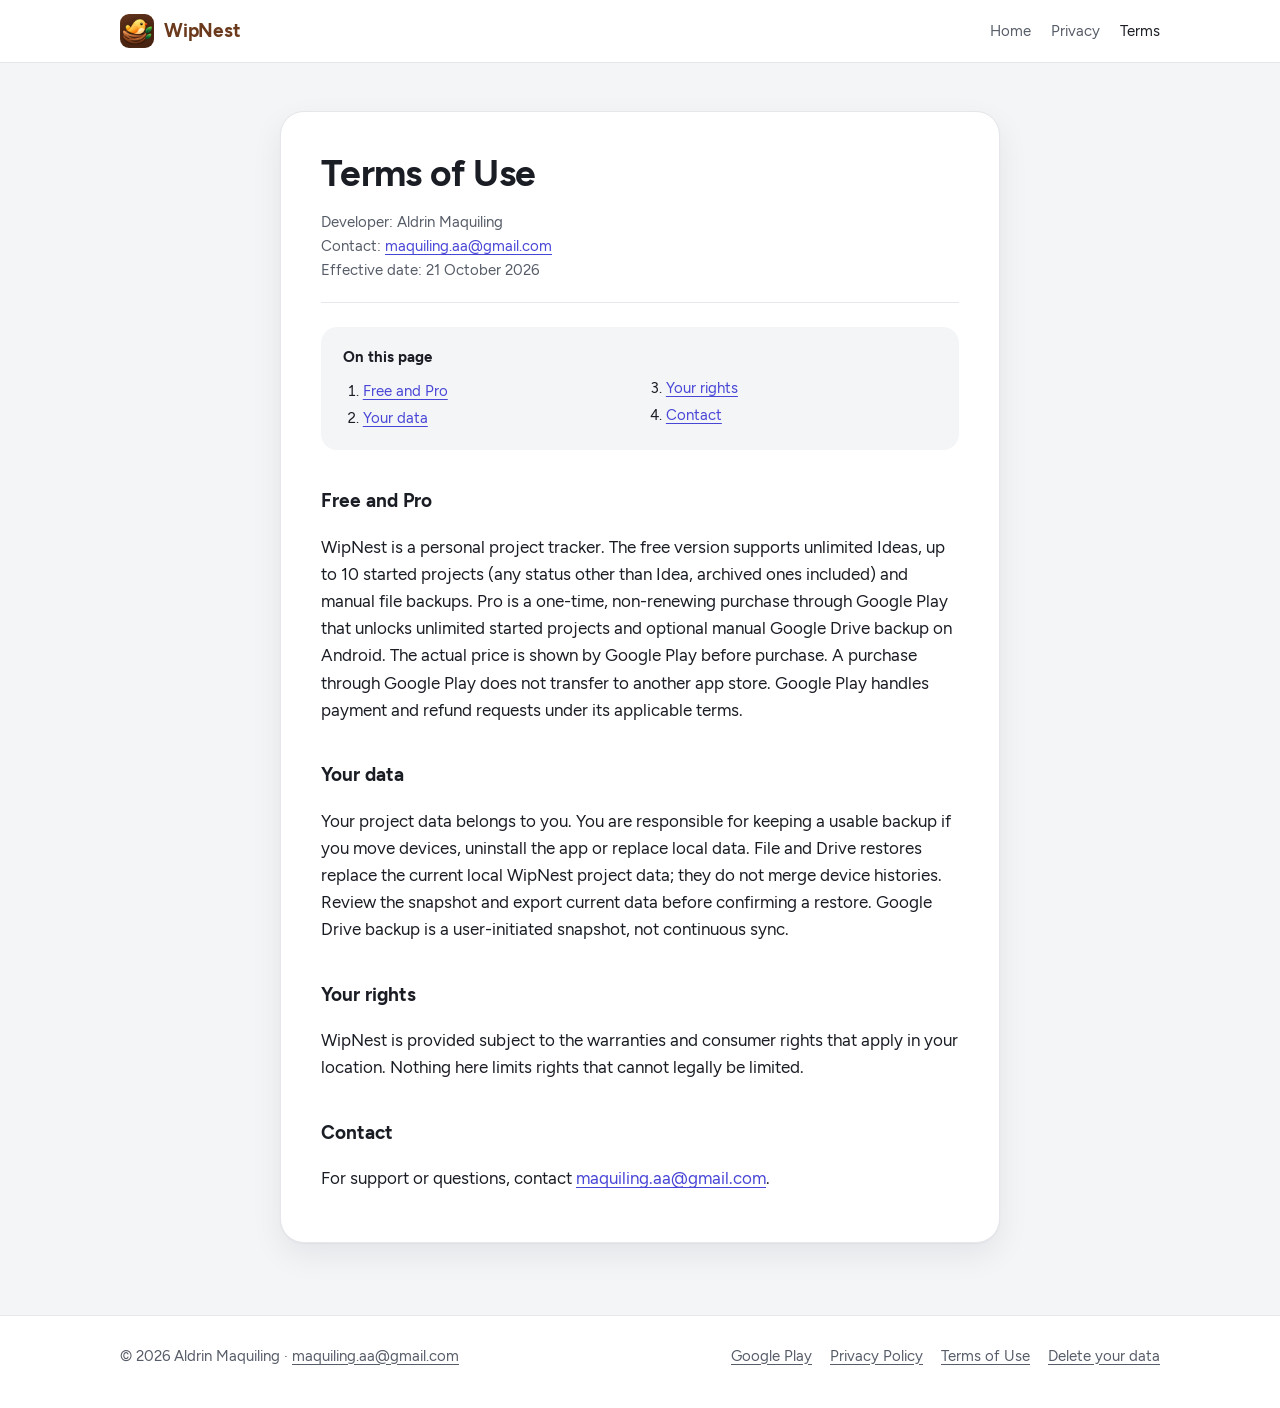
<file: terms.html>
<!doctype html>
<html lang="en">
<head>
<meta charset="utf-8">
<meta name="viewport" content="width=device-width, initial-scale=1">
<title>WipNest Terms of Use</title>
<meta name="description" content="The terms for using WipNest: what Free and Pro include, how your data and backups work, and your rights.">
<link rel="canonical" href="https://wipnest.builtbyaldrin.online/terms.html">
<meta property="og:type" content="website">
<meta property="og:site_name" content="WipNest">
<meta property="og:title" content="WipNest Terms of Use">
<meta property="og:description" content="The terms for using WipNest: what Free and Pro include, how your data and backups work, and your rights.">
<meta property="og:image" content="https://wipnest.builtbyaldrin.online/assets/og.jpg">
<meta property="og:image:width" content="1200">
<meta property="og:image:height" content="630">
<meta property="og:image:alt" content="The WipNest bird in its nest beside the words &quot;A home for everything you're working on.&quot;">
<meta property="og:url" content="https://wipnest.builtbyaldrin.online/terms.html">
<meta name="twitter:card" content="summary_large_image">
<meta name="theme-color" content="#ffffff" media="(prefers-color-scheme: light)">
<meta name="theme-color" content="#0e0f12" media="(prefers-color-scheme: dark)">
<link rel="icon" href="assets/favicon.png">
<link rel="apple-touch-icon" href="assets/apple-touch-icon.png">
<link rel="stylesheet" href="style.css">
</head>
<body>
<header class="site-head">
  <div class="wrap top">
    <a class="logo" href="./"><img src="assets/icon-192.png" alt="" width="34" height="34">WipNest</a>
    <nav aria-label="Site"><a href="./">Home</a><a href="privacy.html">Privacy</a><a href="terms.html" aria-current="page">Terms</a></nav>
  </div>
</header>
<main class="legal"><div class="wrap">
<article class="doc">
<h1>Terms of Use</h1>
<p class="meta">Developer: Aldrin Maquiling<br>
Contact: <a href="mailto:maquiling.aa@gmail.com">maquiling.aa@gmail.com</a><br>
Effective date: 21 October 2026</p>

<nav class="toc" aria-label="On this page"><strong>On this page</strong><ol><li><a href="#free-and-pro">Free and Pro</a></li><li><a href="#your-data">Your data</a></li><li><a href="#your-rights">Your rights</a></li><li><a href="#contact">Contact</a></li></ol></nav>

<h2 id="free-and-pro">Free and Pro</h2>
<p>WipNest is a personal project tracker. The free version supports unlimited Ideas, up to 10 started projects (any status other than Idea, archived ones included) and manual file backups. Pro is a one-time, non-renewing purchase through Google Play that unlocks unlimited started projects and optional manual Google Drive backup on Android. The actual price is shown by Google Play before purchase. A purchase through Google Play does not transfer to another app store. Google Play handles payment and refund requests under its applicable terms.</p>

<h2 id="your-data">Your data</h2>
<p>Your project data belongs to you. You are responsible for keeping a usable backup if you move devices, uninstall the app or replace local data. File and Drive restores replace the current local WipNest project data; they do not merge device histories. Review the snapshot and export current data before confirming a restore. Google Drive backup is a user-initiated snapshot, not continuous sync.</p>

<h2 id="your-rights">Your rights</h2>
<p>WipNest is provided subject to the warranties and consumer rights that apply in your location. Nothing here limits rights that cannot legally be limited.</p>

<h2 id="contact">Contact</h2>
<p>For support or questions, contact <a href="mailto:maquiling.aa@gmail.com">maquiling.aa@gmail.com</a>.</p>
</article>
</div></main>
<footer>
  <div class="wrap">
    <span>© 2026 Aldrin Maquiling · <a href="mailto:maquiling.aa@gmail.com">maquiling.aa@gmail.com</a></span>
    <nav aria-label="Legal"><a href="https://play.google.com/store/apps/details?id=com.aldrinmaquiling.wipnest">Google Play</a><a href="privacy.html">Privacy Policy</a><a href="terms.html">Terms of Use</a><a href="delete-data.html">Delete your data</a></nav>
  </div>
</footer>
</body>
</html>
</file>
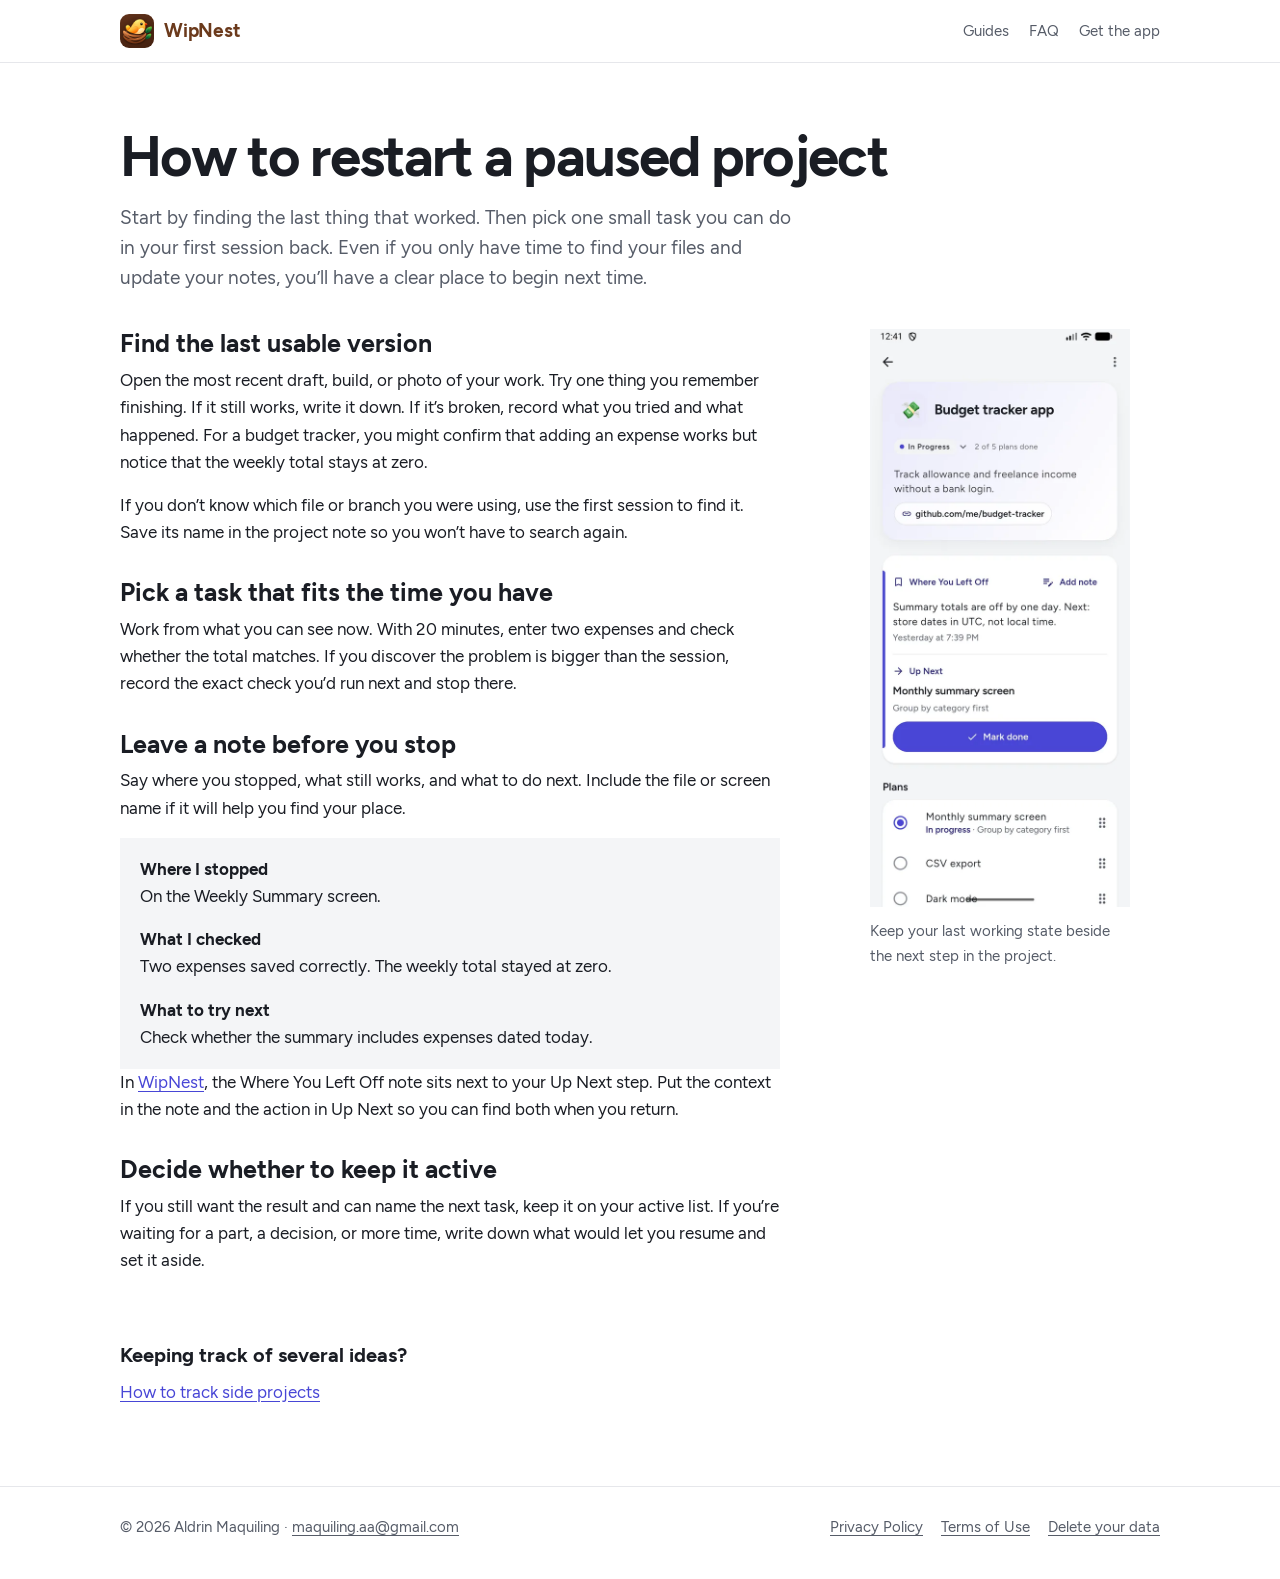
<file: guides/restart-a-paused-project.html>
<!doctype html>
<html lang="en">
<head>
<meta charset="utf-8">
<meta name="viewport" content="width=device-width, initial-scale=1">
<title>How to Restart a Paused Project | WipNest</title>
<meta name="description" content="Pick up a side project after a break. Find the last thing that worked, choose a small task for your first session back, and save a restart note.">
<link rel="canonical" href="https://wipnest.builtbyaldrin.online/guides/restart-a-paused-project.html">
<meta property="og:type" content="article">
<meta property="og:site_name" content="WipNest">
<meta property="og:title" content="How to restart a paused project">
<meta property="og:description" content="Find the last thing that worked, choose a small task for your first session back, and save a restart note.">
<meta property="og:url" content="https://wipnest.builtbyaldrin.online/guides/restart-a-paused-project.html">
<meta property="og:image" content="https://wipnest.builtbyaldrin.online/assets/shot-detail.webp">
<meta property="og:image:alt" content="A WipNest project with a Where You Left Off note and an Up Next step">
<meta name="twitter:card" content="summary">
<meta name="theme-color" content="#ffffff" media="(prefers-color-scheme: light)">
<meta name="theme-color" content="#0e0f12" media="(prefers-color-scheme: dark)">
<link rel="icon" href="../assets/favicon.png">
<link rel="apple-touch-icon" href="../assets/apple-touch-icon.png">
<link rel="stylesheet" href="../style.css">
<script type="application/ld+json">
{
  "@context": "https://schema.org",
  "@type": "BlogPosting",
  "mainEntityOfPage": "https://wipnest.builtbyaldrin.online/guides/restart-a-paused-project.html",
  "headline": "How to restart a paused project",
  "description": "Find the last thing that worked, choose a small task for your first session back, and save a restart note.",
  "image": "https://wipnest.builtbyaldrin.online/assets/shot-detail.webp",
  "inLanguage": "en"
}
</script>
</head>
<body>
<header class="site-head">
  <div class="wrap top">
    <a class="logo" href="../"><img src="../assets/icon-192.png" alt="" width="34" height="34">WipNest</a>
    <nav aria-label="Site"><a href="../#guides">Guides</a><a href="../#questions">FAQ</a><a href="https://play.google.com/store/apps/details?id=com.aldrinmaquiling.wipnest">Get the app</a></nav>
  </div>
</header>
<main class="wrap guide">
  <article>
    <h1>How to restart a paused project</h1>
    <p class="lead">Start by finding the last thing that worked. Then pick one small task you can do in your first session back. Even if you only have time to find your files and update your notes, you’ll have a clear place to begin next time.</p>

    <div class="guide-content">
      <div class="guide-text">
        <h2>Find the last usable version</h2>
        <p>Open the most recent draft, build, or photo of your work. Try one thing you remember finishing. If it still works, write it down. If it’s broken, record what you tried and what happened. For a budget tracker, you might confirm that adding an expense works but notice that the weekly total stays at zero.</p>
        <p>If you don’t know which file or branch you were using, use the first session to find it. Save its name in the project note so you won’t have to search again.</p>

        <h2>Pick a task that fits the time you have</h2>
        <p>Work from what you can see now. With 20 minutes, enter two expenses and check whether the total matches. If you discover the problem is bigger than the session, record the exact check you’d run next and stop there.</p>

        <h2>Leave a note before you stop</h2>
        <p>Say where you stopped, what still works, and what to do next. Include the file or screen name if it will help you find your place.</p>
        <div class="guide-example">
          <p><strong>Where I stopped</strong><br>On the Weekly Summary screen.</p>
          <p><strong>What I checked</strong><br>Two expenses saved correctly. The weekly total stayed at zero.</p>
          <p><strong>What to try next</strong><br>Check whether the summary includes expenses dated today.</p>
        </div>
        <p>In <a href="../#features">WipNest</a>, the Where You Left Off note sits next to your Up Next step. Put the context in the note and the action in Up Next so you can find both when you return.</p>

        <h2>Decide whether to keep it active</h2>
        <p>If you still want the result and can name the next task, keep it on your active list. If you’re waiting for a part, a decision, or more time, write down what would let you resume and set it aside.</p>
      </div>
      <figure class="guide-screenshot">
        <img src="../assets/shot-detail.webp" width="540" height="1200" alt="WipNest project details show a Where You Left Off note and an Up Next step">
        <figcaption>Keep your last working state beside the next step in the project.</figcaption>
      </figure>
    </div>
  </article>
  <nav class="guide-related" aria-label="Related guide">
    <h2>Keeping track of several ideas?</h2>
    <a href="track-side-projects.html">How to track side projects</a>
  </nav>
</main>
<footer>
  <div class="wrap">
    <span>© 2026 Aldrin Maquiling · <a href="mailto:maquiling.aa@gmail.com">maquiling.aa@gmail.com</a></span>
    <nav aria-label="Legal"><a href="../privacy.html">Privacy Policy</a><a href="../terms.html">Terms of Use</a><a href="../delete-data.html">Delete your data</a></nav>
  </div>
</footer>
</body>
</html>
</file>
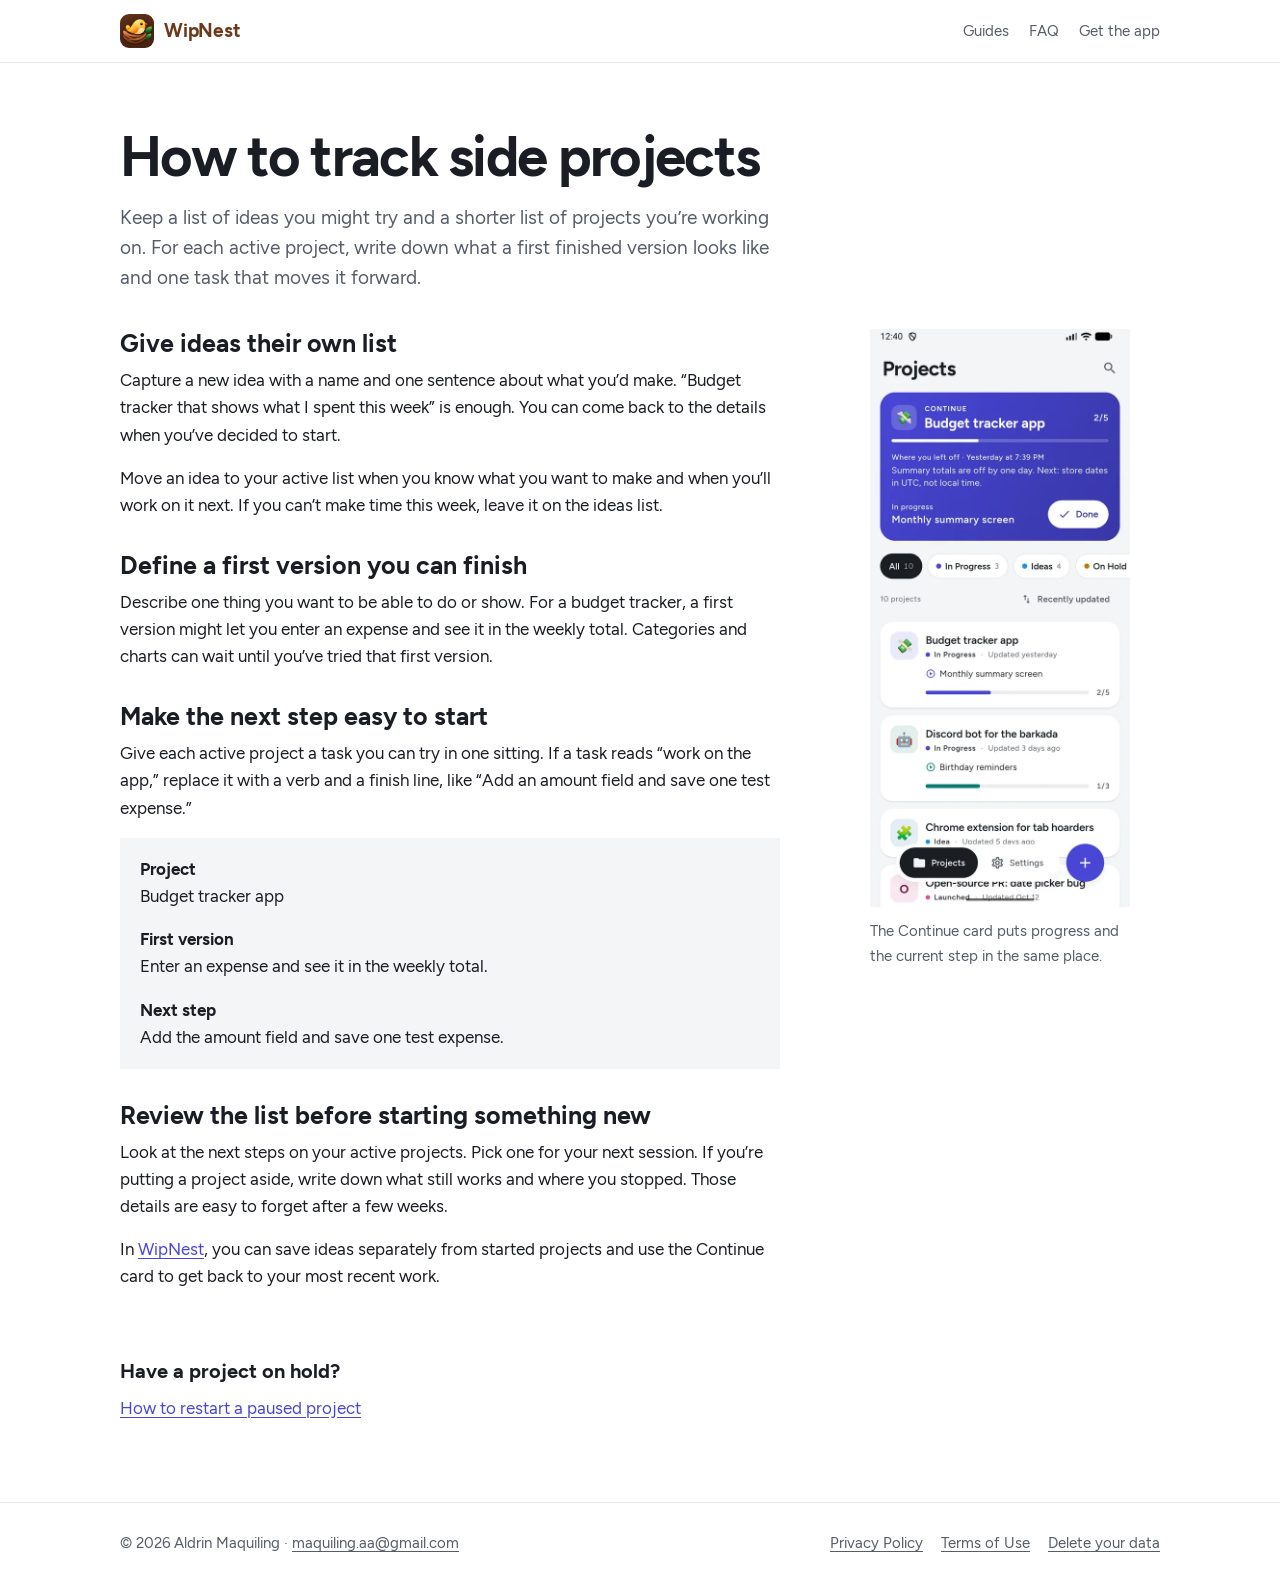
<file: guides/track-side-projects.html>
<!doctype html>
<html lang="en">
<head>
<meta charset="utf-8">
<meta name="viewport" content="width=device-width, initial-scale=1">
<title>How to Track Side Projects | WipNest</title>
<meta name="description" content="Use a simple system to track side projects. Keep ideas separate from active work, decide what done looks like, and write a next step you can act on.">
<link rel="canonical" href="https://wipnest.builtbyaldrin.online/guides/track-side-projects.html">
<meta property="og:type" content="article">
<meta property="og:site_name" content="WipNest">
<meta property="og:title" content="How to track side projects">
<meta property="og:description" content="Keep ideas separate from active work, define a finish line, and give each project one clear next step.">
<meta property="og:url" content="https://wipnest.builtbyaldrin.online/guides/track-side-projects.html">
<meta property="og:image" content="https://wipnest.builtbyaldrin.online/assets/shot-home.webp">
<meta property="og:image:alt" content="WipNest showing the next step for a budget tracker app">
<meta name="twitter:card" content="summary">
<meta name="theme-color" content="#ffffff" media="(prefers-color-scheme: light)">
<meta name="theme-color" content="#0e0f12" media="(prefers-color-scheme: dark)">
<link rel="icon" href="../assets/favicon.png">
<link rel="apple-touch-icon" href="../assets/apple-touch-icon.png">
<link rel="stylesheet" href="../style.css">
<script type="application/ld+json">
{
  "@context": "https://schema.org",
  "@type": "BlogPosting",
  "mainEntityOfPage": "https://wipnest.builtbyaldrin.online/guides/track-side-projects.html",
  "headline": "How to track side projects",
  "description": "Keep ideas separate from active work, define a finish line, and give each project one clear next step.",
  "image": "https://wipnest.builtbyaldrin.online/assets/shot-home.webp",
  "inLanguage": "en"
}
</script>
</head>
<body>
<header class="site-head">
  <div class="wrap top">
    <a class="logo" href="../"><img src="../assets/icon-192.png" alt="" width="34" height="34">WipNest</a>
    <nav aria-label="Site"><a href="../#guides">Guides</a><a href="../#questions">FAQ</a><a href="https://play.google.com/store/apps/details?id=com.aldrinmaquiling.wipnest">Get the app</a></nav>
  </div>
</header>
<main class="wrap guide">
  <article>
    <h1>How to track side projects</h1>
    <p class="lead">Keep a list of ideas you might try and a shorter list of projects you’re working on. For each active project, write down what a first finished version looks like and one task that moves it forward.</p>

    <div class="guide-content">
      <div class="guide-text">
        <h2>Give ideas their own list</h2>
        <p>Capture a new idea with a name and one sentence about what you’d make. “Budget tracker that shows what I spent this week” is enough. You can come back to the details when you’ve decided to start.</p>
        <p>Move an idea to your active list when you know what you want to make and when you’ll work on it next. If you can’t make time this week, leave it on the ideas list.</p>

        <h2>Define a first version you can finish</h2>
        <p>Describe one thing you want to be able to do or show. For a budget tracker, a first version might let you enter an expense and see it in the weekly total. Categories and charts can wait until you’ve tried that first version.</p>

        <h2>Make the next step easy to start</h2>
        <p>Give each active project a task you can try in one sitting. If a task reads “work on the app,” replace it with a verb and a finish line, like “Add an amount field and save one test expense.”</p>
        <div class="guide-example">
          <p><strong>Project</strong><br>Budget tracker app</p>
          <p><strong>First version</strong><br>Enter an expense and see it in the weekly total.</p>
          <p><strong>Next step</strong><br>Add the amount field and save one test expense.</p>
        </div>

        <h2>Review the list before starting something new</h2>
        <p>Look at the next steps on your active projects. Pick one for your next session. If you’re putting a project aside, write down what still works and where you stopped. Those details are easy to forget after a few weeks.</p>
        <p>In <a href="../#features">WipNest</a>, you can save ideas separately from started projects and use the Continue card to get back to your most recent work.</p>
      </div>
      <figure class="guide-screenshot">
        <img src="../assets/shot-home.webp" width="540" height="1200" alt="The WipNest Continue card for a budget tracker app shows two of five plans complete and the current step">
        <figcaption>The Continue card puts progress and the current step in the same place.</figcaption>
      </figure>
    </div>
  </article>
  <nav class="guide-related" aria-label="Related guide">
    <h2>Have a project on hold?</h2>
    <a href="restart-a-paused-project.html">How to restart a paused project</a>
  </nav>
</main>
<footer>
  <div class="wrap">
    <span>© 2026 Aldrin Maquiling · <a href="mailto:maquiling.aa@gmail.com">maquiling.aa@gmail.com</a></span>
    <nav aria-label="Legal"><a href="../privacy.html">Privacy Policy</a><a href="../terms.html">Terms of Use</a><a href="../delete-data.html">Delete your data</a></nav>
  </div>
</footer>
</body>
</html>
</file>
<file: style.css>
@font-face { font-family: Figtree; src: url(fonts/Figtree-Regular.ttf) format("truetype"); font-weight: 400; font-display: swap; }
@font-face { font-family: Figtree; src: url(fonts/Figtree-SemiBold.ttf) format("truetype"); font-weight: 600; font-display: swap; }
@font-face { font-family: Figtree; src: url(fonts/Figtree-Bold.ttf) format("truetype"); font-weight: 700; font-display: swap; }

/* Colours come from the app (indigo UI, cool greys) and the bird (yellow, nest brown, leaf). */
:root {
  color-scheme: light;
  --bg: #ffffff;
  --surface: #f4f5f7;
  --card: #ffffff;
  --text: #1a1d24;
  --muted: #565c68;
  --line: #e6e7eb;
  --accent: #4846d6;
  --accent-soft: #ececff;
  --on-accent: #ffffff;
  --nest: #6b3a1c;
  --sun: #fbd25a;
  --sun-soft: #fff4d6;
  --leaf: #2f7d34;
  --shadow: 0 1px 2px rgba(17, 19, 24, 0.04), 0 12px 32px rgba(17, 19, 24, 0.07);
  --shot-shadow: 0 30px 60px -20px rgba(36, 34, 120, 0.35);
}
@media (prefers-color-scheme: dark) {
  :root {
    color-scheme: dark;
    --bg: #0e0f12;
    --surface: #15161a;
    --card: #1c1d22;
    --text: #e3e5ea;
    --muted: #b4b9c3;
    --line: #2a2c32;
    --accent: #a3a4ff;
    --accent-soft: #26265c;
    --on-accent: #14135a;
    --nest: #e2b48c;
    --sun-soft: #2d2615;
    --leaf: #7cc982;
    --shadow: 0 12px 32px rgba(0, 0, 0, 0.4);
    --shot-shadow: 0 30px 60px -20px rgba(0, 0, 0, 0.7);
  }
}

* { box-sizing: border-box; }
html { -webkit-text-size-adjust: 100%; scroll-behavior: smooth; }
body {
  margin: 0;
  background: var(--bg);
  color: var(--text);
  font: 17px/1.6 Figtree, system-ui, -apple-system, "Segoe UI", Roboto, sans-serif;
}
a { color: var(--accent); text-underline-offset: 3px; }
img { max-width: 100%; height: auto; display: block; }
.wrap { max-width: 1080px; margin: 0 auto; padding: 0 20px; }
:focus-visible { outline: 3px solid var(--accent); outline-offset: 3px; border-radius: 6px; }

/* Header */
.site-head { border-bottom: 1px solid var(--line); background: color-mix(in srgb, var(--bg) 88%, transparent); backdrop-filter: blur(10px); position: sticky; top: 0; z-index: 10; }
.top { display: flex; align-items: center; justify-content: space-between; gap: 16px; padding-block: 14px; }
.logo { display: flex; align-items: center; gap: 10px; color: var(--nest); text-decoration: none; font-weight: 700; font-size: 1.2rem; letter-spacing: -0.01em; }
.logo img { width: 34px; height: 34px; border-radius: 9px; }
.top nav { display: flex; gap: 20px; font-size: 0.95rem; }
.top nav a { color: var(--muted); text-decoration: none; }
.top nav a:hover, .top nav a[aria-current="page"] { color: var(--text); }

/* Hero */
.hero { position: relative; overflow: hidden; padding: 0; } /* .hero-body carries the spacing */
.hero::before {
  content: ""; position: absolute; inset: -20% -10% auto auto; width: 70%; height: 120%; z-index: -1;
  background: radial-gradient(closest-side, var(--sun-soft), transparent 70%), radial-gradient(closest-side at 30% 70%, var(--accent-soft), transparent 70%);
}
.hero-body { display: grid; grid-template-columns: 1.15fr 1fr; gap: 48px; align-items: center; padding-block: 72px 80px; }
.eyebrow { display: inline-flex; align-items: center; gap: 8px; margin: 0 0 18px; padding: 6px 12px; border-radius: 999px; background: var(--sun-soft); color: var(--nest); font-size: 0.9rem; font-weight: 600; }
.hero h1 { margin: 0 0 18px; font-size: clamp(2.3rem, 5.4vw, 3.6rem); line-height: 1.05; letter-spacing: -0.03em; }
.hero h1 em { font-style: normal; color: var(--accent); }
.lead { margin: 0 0 30px; font-size: 1.18rem; color: var(--muted); max-width: 32em; }
.hero-art img { width: 100%; max-width: 400px; margin: 0 auto; filter: drop-shadow(0 24px 30px rgba(107, 58, 28, 0.18)); }
.cta { display: flex; flex-wrap: wrap; gap: 12px 16px; align-items: center; }
.btn {
  display: inline-flex; align-items: center; gap: 10px; min-height: 48px;
  padding: 12px 22px; border-radius: 999px; font-weight: 700; text-decoration: none;
  background: var(--accent); color: var(--on-accent);
}
.btn:hover { filter: brightness(1.08); }
.btn.ghost { background: transparent; color: var(--text); border: 1px solid var(--line); }
.note { margin: 14px 0 0; font-size: 0.95rem; color: var(--muted); }
.facts { display: flex; flex-wrap: wrap; gap: 8px 20px; margin: 22px 0 0; padding: 0; list-style: none; color: var(--muted); font-size: 0.95rem; }
.facts li::before { content: "✓"; color: var(--leaf); font-weight: 700; margin-right: 8px; }

/* Sections */
section { padding: 80px 0; }
section[id] { scroll-margin-top: 80px; }
section.alt { background: var(--surface); }
section h2 { margin: 0 0 12px; font-size: clamp(1.7rem, 3.6vw, 2.4rem); line-height: 1.15; letter-spacing: -0.02em; }
section .sub { margin: 0 0 40px; color: var(--muted); max-width: 40em; font-size: 1.08rem; }

/* Fallback when an old tester-page link cannot redirect automatically. */
.redirect-page { max-width: 640px; margin: 12vh auto; padding: 0 20px; text-align: center; }
.redirect-page h1 { font-size: clamp(2rem, 5vw, 3rem); line-height: 1.1; }
.redirect-page p { color: var(--muted); margin-bottom: 24px; }

/* Launch video */
section.video { padding-top: 0; text-align: center; }
.player { max-width: 920px; margin: 28px auto 0; border-radius: 24px; overflow: hidden; border: 1px solid var(--line); box-shadow: var(--shot-shadow); background: #111318; }
.player { position: relative; }
.player video { display: block; width: 100%; height: auto; aspect-ratio: 16 / 9; }
.play {
  position: absolute; left: 50%; top: 50%; translate: -50% -50%;
  width: 84px; height: 84px; border: 0; border-radius: 50%; cursor: pointer;
  display: grid; place-items: center; padding: 0 0 0 4px;
  background: var(--accent); color: #fff; box-shadow: 0 12px 30px rgba(36, 34, 120, 0.4);
  transition: scale 0.2s ease;
}
.play svg { width: 36px; height: 36px; }
.play:hover { scale: 1.08; }
.player.started .play { display: none; }
@media (prefers-color-scheme: dark) { .play { background: #4846d6; } }
@media (max-width: 760px) { .play { width: 64px; height: 64px; } .play svg { width: 28px; height: 28px; } }

/* Feature rows: copy beside a real app screen */
.feature { display: grid; grid-template-columns: 1fr 1fr; gap: 56px; align-items: center; }
.feature + .feature { margin-top: 88px; }
.feature:nth-child(even) .shot { order: -1; }
.feature .kicker { margin: 0 0 8px; color: var(--accent); font-weight: 700; font-size: 0.9rem; letter-spacing: 0.06em; text-transform: uppercase; }
.feature h3 { margin: 0 0 12px; font-size: clamp(1.4rem, 2.8vw, 1.85rem); line-height: 1.2; letter-spacing: -0.015em; }
.feature p { margin: 0; color: var(--muted); max-width: 30em; }
.shot { display: flex; justify-content: center; }
.shot img { width: 100%; max-width: 300px; border-radius: 32px; border: 6px solid #111318; background: #111318; box-shadow: var(--shot-shadow); }

/* Trust cards */
.grid { display: grid; grid-template-columns: repeat(3, 1fr); gap: 18px; }
.card { background: var(--card); border: 1px solid var(--line); border-radius: 20px; padding: 24px; box-shadow: var(--shadow); }
.card h3 { margin: 12px 0 6px; font-size: 1.12rem; }
.card p { margin: 0; color: var(--muted); }
.dot { width: 40px; height: 40px; border-radius: 12px; display: grid; place-items: center; background: var(--accent-soft); color: var(--accent); }
.dot svg { width: 22px; height: 22px; }

/* Pricing */
.plans { display: grid; grid-template-columns: repeat(2, 1fr); gap: 24px; max-width: 820px; }
.plan { position: relative; padding: 28px; }
.plan h3 { margin: 0; font-size: 1.2rem; }
.price { margin: 6px 0 18px; font-size: 2.4rem; font-weight: 700; letter-spacing: -0.02em; }
.price small { font-size: 1rem; font-weight: 600; color: var(--muted); letter-spacing: 0; }
.plan ul { margin: 0; padding: 0; list-style: none; color: var(--muted); }
.plan li { padding-left: 28px; position: relative; }
.plan li::before { content: "✓"; position: absolute; left: 4px; color: var(--leaf); font-weight: 700; }
.plan li + li { margin-top: 8px; }
.plan.pro { border: 2px solid var(--accent); }
.tag { position: absolute; top: -13px; right: 22px; padding: 3px 12px; border-radius: 999px; background: var(--accent); color: var(--on-accent); font-size: 0.82rem; font-weight: 700; }
.fine { margin: 20px 0 0; font-size: 0.92rem; color: var(--muted); }

/* Guides and common questions */
.guides-intro { display: grid; grid-template-columns: minmax(0, 2fr) minmax(0, 3fr); gap: 40px; }
.guide-list { display: grid; gap: 28px; list-style: none; margin: 0; padding: 0; }
.question-list { display: grid; grid-template-columns: repeat(2, minmax(0, 1fr)); gap: 48px 72px; margin: 36px 0 0; }
.guide-list h3, .question-list h3 { margin: 0 0 10px; font-size: 1.2rem; line-height: 1.25; }
.guide-list p, .question-list p { margin: 0; max-width: 34em; }

.guide { padding-block: 64px 80px; }
.guide h1 { max-width: 22ch; margin: 0 0 16px; font-size: clamp(2rem, 5.5vw, 3.5rem); line-height: 1.07; letter-spacing: -0.03em; }
.guide .lead { max-width: 36em; margin: 0 0 36px; }
.guide-content { display: grid; grid-template-columns: minmax(0, 1fr) minmax(200px, 290px); gap: clamp(32px, 7vw, 96px); align-items: start; }
.guide-text { max-width: 65ch; }
.guide-text h2 { margin: 32px 0 8px; font-size: clamp(1.25rem, 3vw, 1.55rem); line-height: 1.2; }
.guide-text h2:first-child { margin-top: 0; }
.guide-text p { margin: 0 0 16px; }
.guide-example { margin: 0; padding: 18px 20px; background: var(--surface); }
.guide-example p:last-child { margin-bottom: 0; }
.guide-screenshot { margin: 0; max-width: 260px; }
.guide-screenshot figcaption { margin-top: 12px; color: var(--muted); font-size: 0.95rem; }
.guide-related { margin-top: 48px; }
.guide-related h2 { margin: 0 0 8px; font-size: 1.25rem; }

/* Closing call to action */
.closing { text-align: center; }
.closing img { width: 120px; margin: 0 auto 18px; }
.closing .sub { margin-left: auto; margin-right: auto; }
.closing .cta { justify-content: center; }

/* Footer */
footer { border-top: 1px solid var(--line); padding: 28px 0 40px; color: var(--muted); font-size: 0.95rem; }
footer .wrap { display: flex; flex-wrap: wrap; gap: 12px 24px; justify-content: space-between; }
footer nav { display: flex; flex-wrap: wrap; gap: 8px 18px; }
footer a { color: var(--muted); }
footer a:hover { color: var(--text); }

/* Legal pages */
.legal { background: var(--surface); padding: 48px 0 72px; }
.doc { max-width: 720px; margin: 0 auto; padding: 40px 40px 32px; background: var(--card); border: 1px solid var(--line); border-radius: 24px; box-shadow: var(--shadow); }
.doc h1 { margin: 0 0 12px; font-size: clamp(1.8rem, 4vw, 2.3rem); line-height: 1.15; letter-spacing: -0.02em; }
.doc h2 { margin: 36px 0 8px; font-size: 1.2rem; scroll-margin-top: 84px; }
.doc p, .doc li { color: var(--text); }
.doc a { overflow-wrap: anywhere; }
.doc .meta { color: var(--muted); font-size: 0.95rem; padding-bottom: 20px; border-bottom: 1px solid var(--line); }
.toc { margin: 24px 0 8px; padding: 18px 22px; border-radius: 16px; background: var(--surface); font-size: 0.95rem; }
.toc strong { display: block; margin-bottom: 6px; }
.toc ol { margin: 0; padding-left: 1.3em; columns: 2; column-gap: 32px; }
.toc li { break-inside: avoid; margin: 3px 0; }

@media (max-width: 860px) {
  .grid { grid-template-columns: 1fr; }
  .question-list { gap: 32px 40px; }
}
@media (max-width: 760px) {
  .guides-intro { display: block; }
  .guide-list, .question-list { grid-template-columns: 1fr; max-width: 40em; margin: 28px auto 0; }
  .guide { padding-block: 40px 56px; }
  .guide-content { grid-template-columns: 1fr; }
  .guide-screenshot { margin-inline: auto; }
  .hero-body { grid-template-columns: 1fr; padding-block: 32px 56px; gap: 20px; }
  .hero::before { inset: -5% -5% auto -5%; width: 110%; height: 45%; opacity: 0.7; }
  .hero-art { order: -1; }
  .hero-art img { max-width: 150px; margin: 0 auto; }
  /* One centred column on phones; plan checklists stay left-aligned inside their cards. */
  .hero-body, section h2, section .sub, .feature > div:first-child, .card:not(.plan), .fine, footer .wrap { text-align: center; }
  section .sub, .lead, .feature p { margin-left: auto; margin-right: auto; }
  .facts, footer .wrap, footer nav { justify-content: center; }
  .card:not(.plan) .dot { margin: 0 auto; }
  .plans { margin: 0 auto; }
  .hero h1 { font-size: clamp(2.1rem, 9vw, 2.6rem); }
  .lead { font-size: 1.06rem; margin-bottom: 24px; }
  .cta { flex-direction: column; align-items: stretch; }
  .btn { justify-content: center; }
  .closing .cta { max-width: 340px; margin: 0 auto; }
  .plans { gap: 28px; }
  .facts { gap: 6px 16px; }
  .top { padding-block: 10px; }
  .logo { font-size: 1.08rem; gap: 8px; }
  .logo img { width: 30px; height: 30px; }
  section .sub { margin-bottom: 28px; }
  .feature { grid-template-columns: 1fr; gap: 28px; }
  .feature + .feature { margin-top: 64px; }
  .feature:nth-child(even) .shot { order: 0; }
  .shot img { max-width: 260px; }
  .plans { grid-template-columns: 1fr; }
  section { padding: 56px 0; }
  .top nav { gap: 14px; font-size: 0.92rem; }
  .doc { padding: 26px 20px; border-radius: 18px; }
  .legal { padding: 20px 0 48px; }
  .toc ol { columns: 1; }
}
@media (max-width: 420px) {
  .top:has(.home-nav) { flex-wrap: wrap; row-gap: 6px; }
  .top .home-nav { width: 100%; justify-content: space-between; gap: 8px; }
  section[id] { scroll-margin-top: 104px; }
}
/* Motion: hero entrance, reveal on scroll, phone screens drift with the scroll. All of it is off for reduced motion. */
@media (prefers-reduced-motion: no-preference) {
  .site-head { transition: box-shadow 0.3s ease; }
  .site-head.scrolled { box-shadow: 0 6px 24px rgba(17, 19, 24, 0.08); }

  .hero-body > div:first-child > * { animation: rise 0.8s cubic-bezier(0.2, 0.7, 0.2, 1) both; }
  .hero-body > div:first-child > :nth-child(2) { animation-delay: 0.08s; }
  .hero-body > div:first-child > :nth-child(3) { animation-delay: 0.16s; }
  .hero-body > div:first-child > :nth-child(4) { animation-delay: 0.24s; }
  .hero-body > div:first-child > :nth-child(5) { animation-delay: 0.32s; }
  .hero-art img { animation: pop 0.9s cubic-bezier(0.2, 0.8, 0.2, 1.1) both, bob 6s ease-in-out 1s infinite; }

  .js main section:not(.hero) :is(h2, .sub, .player, .feature > div, .card, .fine, .question-list > div, .closing img, .closing .cta) { opacity: 0; transform: translateY(28px); transition: opacity 0.7s ease, transform 0.8s cubic-bezier(0.2, 0.7, 0.2, 1); transition-delay: var(--d, 0s); }
  .js main section:not(.hero) :is(h2, .sub, .player, .feature > div, .card, .fine, .question-list > div, .closing img, .closing .cta).in { opacity: 1; transform: none; }

  @supports (animation-timeline: view()) {
    .shot img { animation: drift linear both; animation-timeline: view(); animation-range: entry 0% exit 100%; }
    .feature:nth-child(even) .shot img { animation-name: drift-alt; }
  }
}
@keyframes rise { from { opacity: 0; transform: translateY(18px); } }
@keyframes pop { from { opacity: 0; transform: scale(0.85) translateY(20px); } }
@keyframes bob { 50% { transform: translateY(-10px) rotate(-1.5deg); } }
@keyframes drift { from { transform: translateY(60px) rotate(2deg) scale(0.94); } 50% { transform: none; } to { transform: translateY(-40px) rotate(-1deg); } }
@keyframes drift-alt { from { transform: translateY(60px) rotate(-2deg) scale(0.94); } 50% { transform: none; } to { transform: translateY(-40px) rotate(1deg); } }
@media (prefers-reduced-motion: reduce) { html { scroll-behavior: auto; } }
</file>
